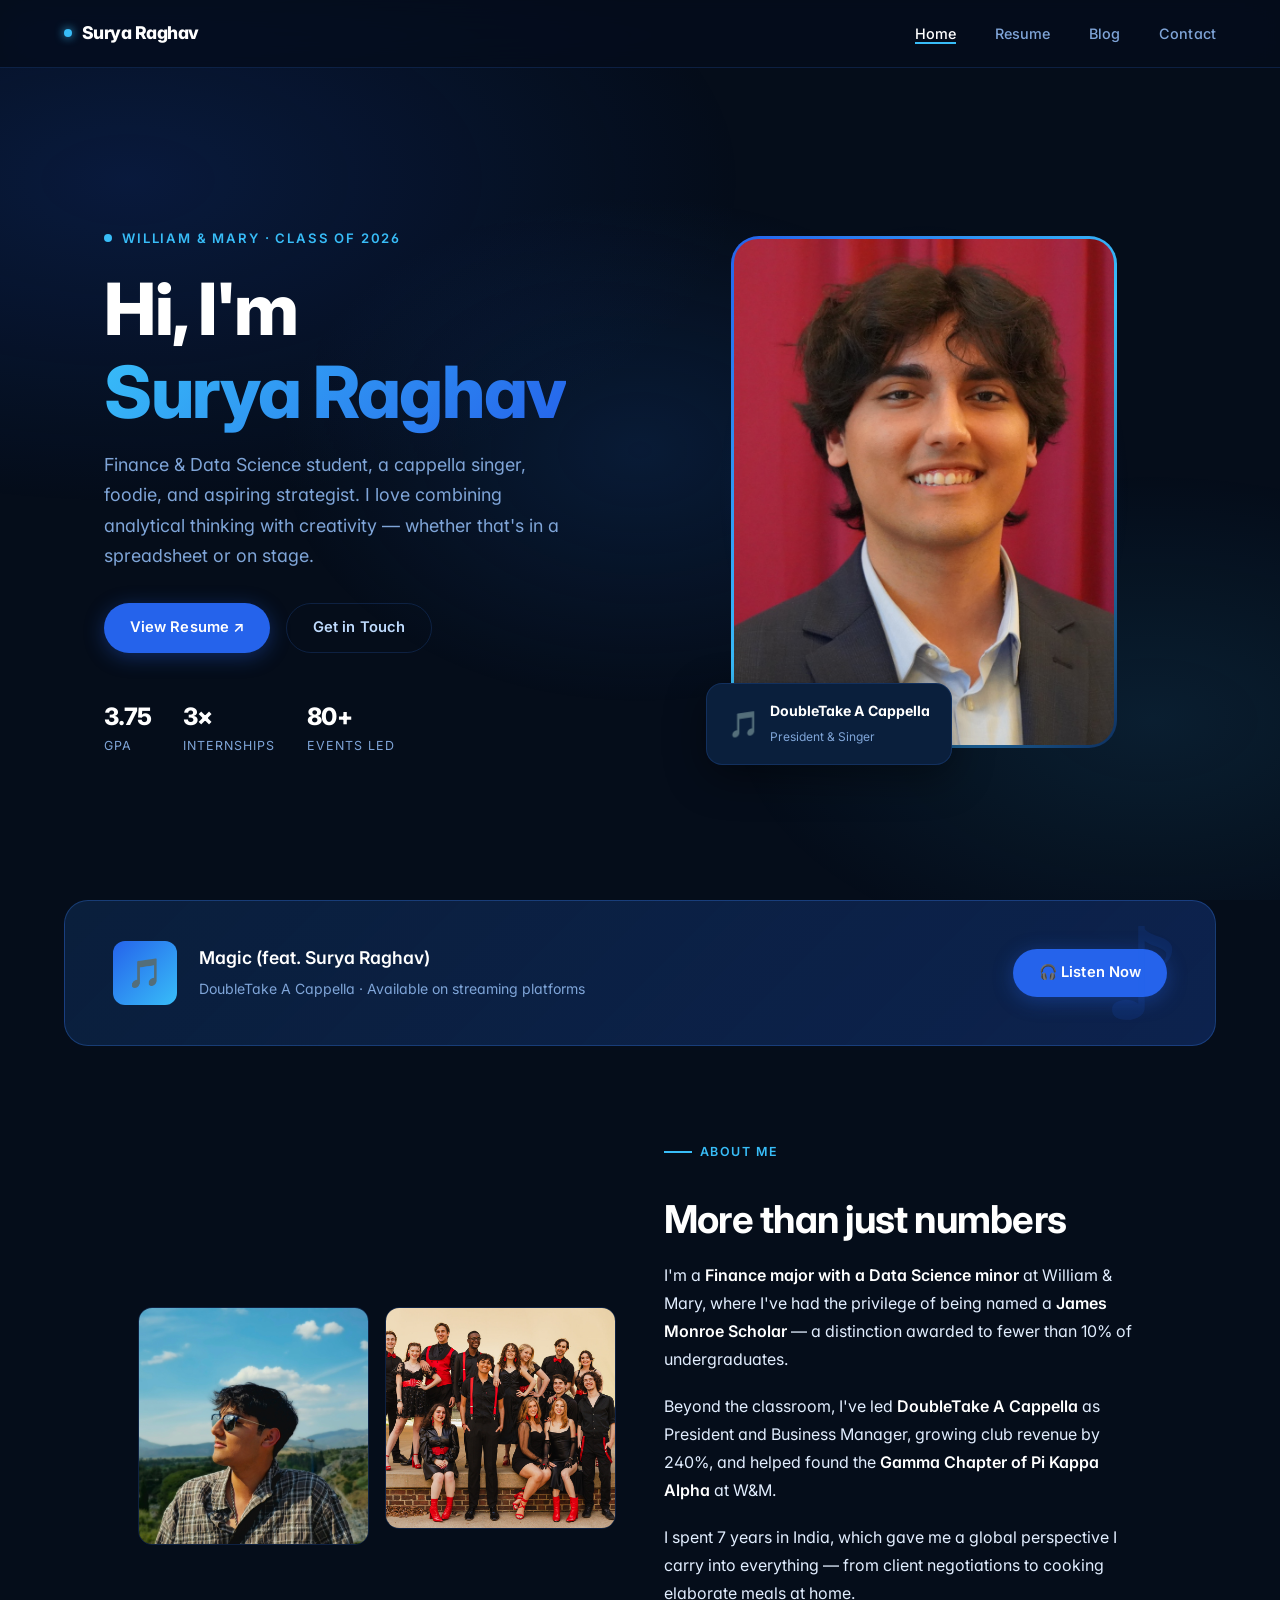
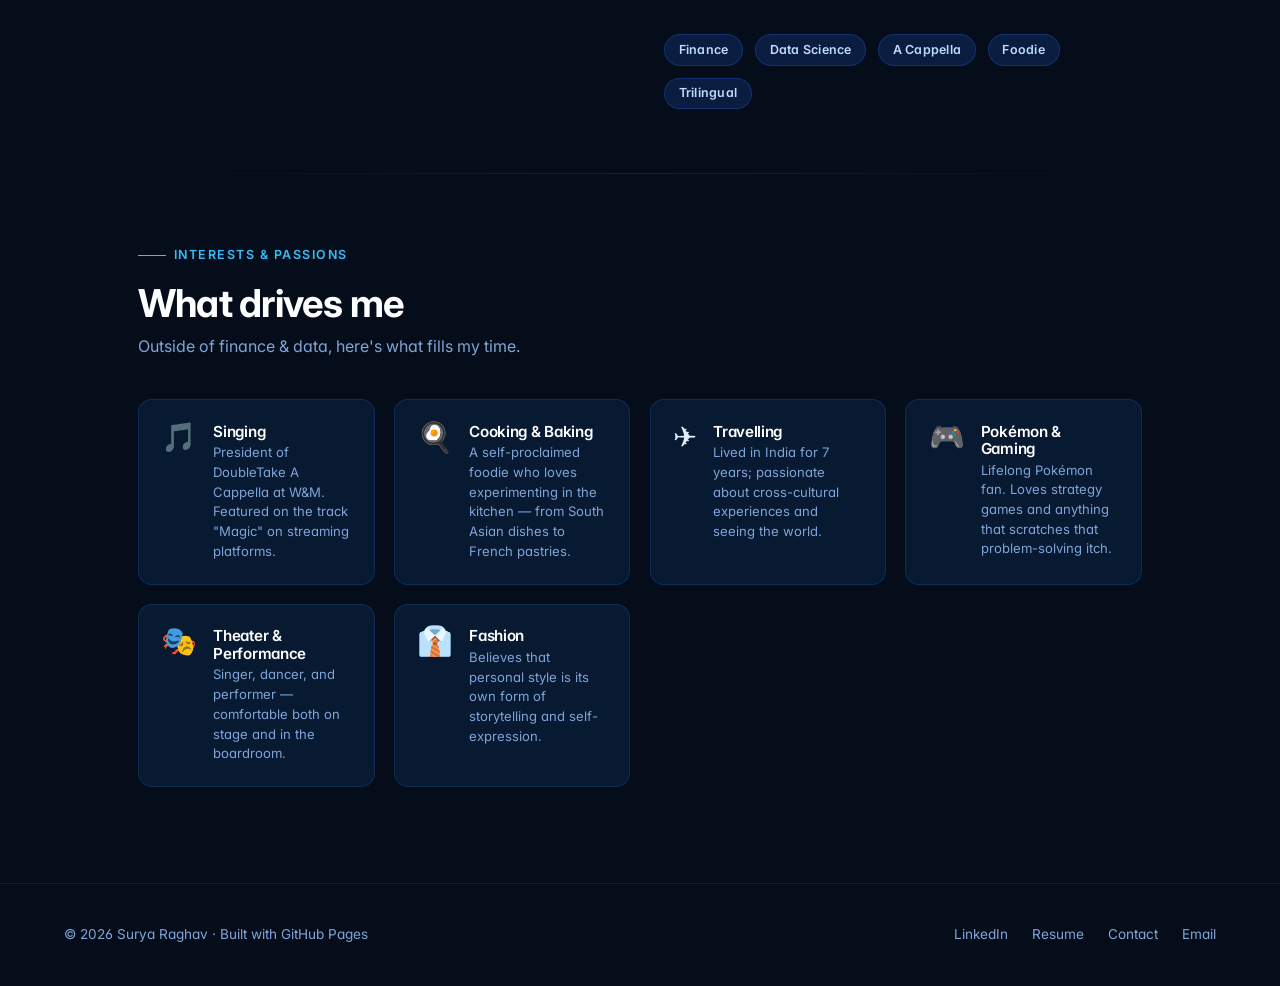
<file: index.html>
<!DOCTYPE html>
<html lang="en">
<head>
  <meta charset="UTF-8" />
  <meta name="viewport" content="width=device-width, initial-scale=1.0" />
  <title>Surya Raghav</title>
  <meta name="description" content="Surya Raghav — Finance & Data Science student at William & Mary, singer, foodie, and aspiring strategist." />
  <link rel="stylesheet" href="assets/css/style.css" />
  <style>
    /* ── HERO ─────────────────────────── */
    .hero {
      min-height: calc(100vh - 68px);
      display: grid;
      grid-template-columns: 1fr 1fr;
      align-items: center;
      gap: 4rem;
      padding: 5rem clamp(1.5rem,5vw,4rem) 4rem;
      max-width: 1200px;
      margin: 0 auto;
    }

    .hero-eyebrow {
      display: flex;
      align-items: center;
      gap: 10px;
      font-size: 0.82rem;
      font-weight: 600;
      letter-spacing: 0.14em;
      text-transform: uppercase;
      color: var(--aqua);
      margin-bottom: 1.2rem;
    }

    .hero-eyebrow .pulse {
      width: 8px; height: 8px;
      border-radius: 50%;
      background: var(--aqua);
      animation: pulse-glow 2s ease-in-out infinite;
    }

    .hero h1 { margin-bottom: 1rem; }

    .hero h1 span {
      background: linear-gradient(135deg, var(--aqua) 0%, var(--cobalt) 100%);
      -webkit-background-clip: text;
      -webkit-text-fill-color: transparent;
      background-clip: text;
    }

    .hero-sub {
      font-size: 1.12rem;
      color: var(--muted);
      margin-bottom: 2rem;
      max-width: 480px;
      line-height: 1.7;
    }

    .hero-cta {
      display: flex;
      gap: 1rem;
      flex-wrap: wrap;
      margin-bottom: 2.8rem;
    }

    .hero-meta {
      display: flex;
      gap: 2rem;
      flex-wrap: wrap;
    }

    .hero-stat {
      display: flex;
      flex-direction: column;
    }

    .hero-stat strong {
      font-size: 1.5rem;
      font-weight: 800;
      color: var(--white);
      letter-spacing: -0.03em;
    }

    .hero-stat span {
      font-size: 0.78rem;
      color: var(--muted);
      text-transform: uppercase;
      letter-spacing: 0.08em;
    }

    /* ── HERO IMAGE ─────────────────── */
    .hero-visual {
      position: relative;
      display: flex;
      justify-content: center;
    }

    .hero-img-wrap {
      position: relative;
      width: min(380px, 100%);
    }

    .hero-img-wrap::before {
      content: '';
      position: absolute;
      inset: -3px;
      border-radius: calc(var(--radius-lg) + 4px);
      background: linear-gradient(135deg, var(--cobalt), var(--aqua), var(--mid));
      z-index: 0;
    }

    .hero-img-wrap::after {
      content: '';
      position: absolute;
      inset: -18px;
      border-radius: 50px;
      background: radial-gradient(ellipse at center, rgba(37,99,235,0.22), transparent 70%);
      z-index: -1;
    }

    .hero-img-wrap img {
      width: 100%;
      aspect-ratio: 3/4;
      object-fit: cover;
      border-radius: var(--radius-lg);
      display: block;
      position: relative;
      z-index: 1;
    }

    /* Floating badge */
    .hero-badge {
      position: absolute;
      bottom: -20px;
      left: -28px;
      background: var(--deep);
      border: 1.5px solid var(--border);
      border-radius: 16px;
      padding: 1rem 1.3rem;
      backdrop-filter: blur(12px);
      z-index: 2;
      display: flex;
      align-items: center;
      gap: 10px;
      box-shadow: 0 12px 40px rgba(0,0,0,0.4);
    }

    .hero-badge .icon {
      font-size: 1.6rem;
    }

    .hero-badge-text strong {
      display: block;
      font-size: 0.88rem;
      font-weight: 700;
      color: var(--white);
    }

    .hero-badge-text span {
      font-size: 0.75rem;
      color: var(--muted);
    }

    /* ── ABOUT SECTION ─────────────── */
    .about-grid {
      display: grid;
      grid-template-columns: 1fr 1fr;
      gap: 3rem;
      align-items: center;
    }

    .about-images {
      display: grid;
      grid-template-columns: 1fr 1fr;
      gap: 1rem;
    }

    .about-img {
      border-radius: var(--radius);
      overflow: hidden;
      border: 1px solid var(--border);
    }

    .about-img img {
      width: 100%;
      height: 220px;
      object-fit: cover;
      display: block;
      transition: transform var(--transition);
    }

    .about-img:hover img { transform: scale(1.04); }

    .about-img.tall {
      grid-row: span 2;
    }

    .about-img.tall img { height: 100%; }

    .about-text { display: flex; flex-direction: column; gap: 1.2rem; }
    .about-text p { font-size: 1rem; line-height: 1.75; }

    /* ── INTERESTS ─────────────────── */
    .interests-grid {
      display: grid;
      grid-template-columns: repeat(auto-fit, minmax(220px, 1fr));
      gap: 1.2rem;
      margin-top: 2.5rem;
    }

    .interest-card {
      display: flex;
      align-items: flex-start;
      gap: 1rem;
      padding: 1.4rem;
      background: var(--glass);
      border: 1px solid var(--border);
      border-radius: var(--radius);
      backdrop-filter: blur(8px);
      transition: all var(--transition);
    }

    .interest-card:hover {
      border-color: rgba(59,130,246,0.4);
      transform: translateY(-3px);
    }

    .interest-icon {
      font-size: 1.8rem;
      flex-shrink: 0;
      line-height: 1;
    }

    .interest-card h3 {
      font-size: 0.95rem;
      margin-bottom: 0.2rem;
    }

    .interest-card p {
      font-size: 0.82rem;
      color: var(--muted);
      line-height: 1.5;
    }

    /* ── MUSIC BANNER ──────────────── */
    .music-banner {
      margin: 0 clamp(1.5rem,5vw,4rem);
      border-radius: var(--radius-lg);
      background: linear-gradient(135deg, var(--deep) 0%, rgba(37,99,235,0.25) 100%);
      border: 1px solid rgba(59,130,246,0.3);
      padding: 2.5rem 3rem;
      display: flex;
      align-items: center;
      justify-content: space-between;
      gap: 2rem;
      flex-wrap: wrap;
      overflow: hidden;
      position: relative;
    }

    .music-banner::before {
      content: '♪';
      position: absolute;
      right: 2rem;
      top: 50%;
      transform: translateY(-50%);
      font-size: 8rem;
      color: rgba(37,99,235,0.12);
      pointer-events: none;
      line-height: 1;
    }

    .music-banner-left { display: flex; align-items: center; gap: 1.4rem; }

    .music-cover {
      width: 64px; height: 64px;
      border-radius: 12px;
      background: linear-gradient(135deg, var(--cobalt), var(--aqua));
      display: flex;
      align-items: center;
      justify-content: center;
      font-size: 1.8rem;
      flex-shrink: 0;
    }

    .music-info strong {
      display: block;
      font-size: 1.1rem;
      color: var(--white);
      margin-bottom: 0.25rem;
    }

    .music-info span { font-size: 0.88rem; color: var(--muted); }

    /* ── RESPONSIVE ─────────────────── */
    @media (max-width: 900px) {
      .hero {
        grid-template-columns: 1fr;
        text-align: center;
        padding-top: 3rem;
      }
      .hero-sub { margin: 0 auto 2rem; }
      .hero-cta { justify-content: center; }
      .hero-meta { justify-content: center; }
      .hero-visual { order: -1; }
      .hero-img-wrap { width: min(280px, 90%); }
      .hero-badge { left: 50%; transform: translateX(-50%); bottom: -28px; white-space: nowrap; }
      .about-grid { grid-template-columns: 1fr; }
      .about-images { order: -1; }
    }

    @media (max-width: 540px) {
      .about-images { grid-template-columns: 1fr; }
      .about-img.tall { grid-row: auto; }
      .about-img.tall img { height: 220px; }
      .music-banner { padding: 2rem 1.5rem; }
    }
  </style>
</head>
<body>

  <!-- NAV -->
  <nav>
    <div class="nav-logo">
      <span class="dot"></span>
      Surya Raghav
    </div>
    <button class="nav-toggle" aria-label="Toggle menu" onclick="document.querySelector('.nav-links').classList.toggle('open')">
      <span></span><span></span><span></span>
    </button>
    <ul class="nav-links">
      <li><a href="index.html" class="active">Home</a></li>
      <li><a href="resume.html">Resume</a></li>
      <li><a href="blog.html">Blog</a></li>
      <li><a href="contact.html">Contact</a></li>
    </ul>
  </nav>

  <main>
    <!-- HERO -->
    <section style="padding:0; position:relative; z-index:1;">
      <div class="hero">
        <div class="hero-content">
          <div class="hero-eyebrow fade-up">
            <span class="pulse"></span>
            William &amp; Mary · Class of 2026
          </div>
          <h1 class="fade-up delay-1">
            Hi, I'm<br/><span>Surya Raghav</span>
          </h1>
          <p class="hero-sub fade-up delay-2">
            Finance &amp; Data Science student, a cappella singer, foodie, and aspiring strategist. I love combining analytical thinking with creativity — whether that's in a spreadsheet or on stage.
          </p>
          <div class="hero-cta fade-up delay-3">
            <a href="resume.html" class="btn btn-primary">View Resume ↗</a>
            <a href="contact.html" class="btn btn-outline">Get in Touch</a>
          </div>
          <div class="hero-meta fade-up delay-4">
            <div class="hero-stat">
              <strong>3.75</strong>
              <span>GPA</span>
            </div>
            <div class="hero-stat">
              <strong>3×</strong>
              <span>Internships</span>
            </div>
            <div class="hero-stat">
              <strong>80+</strong>
              <span>Events Led</span>
            </div>
          </div>
        </div>

        <div class="hero-visual fade-in delay-2">
          <div class="hero-img-wrap">
            <img src="assets/images/headshot.jpeg" alt="Surya Raghav" />
            <div class="hero-badge">
              <span class="icon">🎵</span>
              <div class="hero-badge-text">
                <strong>DoubleTake A Cappella</strong>
                <span>President &amp; Singer</span>
              </div>
            </div>
          </div>
        </div>
      </div>
    </section>

    <!-- MUSIC BANNER -->
    <div class="music-banner fade-up" style="position:relative;z-index:1;">
      <div class="music-banner-left">
        <div class="music-cover">🎵</div>
        <div class="music-info">
          <strong>Magic (feat. Surya Raghav)</strong>
          <span>DoubleTake A Cappella · Available on streaming platforms</span>
        </div>
      </div>
      <!-- UPDATE: Replace href below with the exact Apple Music URL for your track -->
      <a href="https://music.apple.com/us/song/magic-feat-surya-raghav/1775086573" target="_blank" rel="noopener" class="btn btn-primary">
        🎧 Listen Now
      </a>
    </div>

    <!-- ABOUT -->
    <section>
      <div class="container">
        <div class="about-grid">
          <div class="about-images">
            <div class="about-img tall">
              <img src="assets/images/travel.jpeg" alt="Surya travelling" loading="lazy" />
            </div>
            <div class="about-img">
              <img src="assets/images/acappella.jpeg" alt="DoubleTake A Cappella group photo" loading="lazy" />
            </div>
          </div>

          <div class="about-text">
            <span class="section-tag">About Me</span>
            <h2>More than just numbers</h2>
            <p>
              I'm a <strong>Finance major with a Data Science minor</strong> at William &amp; Mary, where I've had the privilege of being named a <strong>James Monroe Scholar</strong> — a distinction awarded to fewer than 10% of undergraduates.
            </p>
            <p>
              Beyond the classroom, I've led <strong>DoubleTake A Cappella</strong> as President and Business Manager, growing club revenue by 240%, and helped found the <strong>Gamma Chapter of Pi Kappa Alpha</strong> at W&amp;M.
            </p>
            <p>
              I spent 7 years in India, which gave me a global perspective I carry into everything — from client negotiations to cooking elaborate meals at home.
            </p>
            <div style="display:flex; gap:0.75rem; flex-wrap:wrap; margin-top:0.5rem;">
              <span class="chip">Finance</span>
              <span class="chip">Data Science</span>
              <span class="chip">A Cappella</span>
              <span class="chip">Foodie</span>
              <span class="chip">Trilingual</span>
            </div>
          </div>
        </div>

        <!-- INTERESTS -->
        <div class="divider"></div>
        <span class="section-tag">Interests &amp; Passions</span>
        <h2 style="margin-bottom:0.5rem;">What drives me</h2>
        <p style="color:var(--muted); max-width:500px; margin-bottom:0">Outside of finance &amp; data, here's what fills my time.</p>

        <div class="interests-grid">
          <div class="interest-card">
            <span class="interest-icon">🎵</span>
            <div>
              <h3>Singing</h3>
              <p>President of DoubleTake A Cappella at W&M. Featured on the track "Magic" on streaming platforms.</p>
            </div>
          </div>
          <div class="interest-card">
            <span class="interest-icon">🍳</span>
            <div>
              <h3>Cooking &amp; Baking</h3>
              <p>A self-proclaimed foodie who loves experimenting in the kitchen — from South Asian dishes to French pastries.</p>
            </div>
          </div>
          <div class="interest-card">
            <span class="interest-icon">✈️</span>
            <div>
              <h3>Travelling</h3>
              <p>Lived in India for 7 years; passionate about cross-cultural experiences and seeing the world.</p>
            </div>
          </div>
          <div class="interest-card">
            <span class="interest-icon">🎮</span>
            <div>
              <h3>Pokémon &amp; Gaming</h3>
              <p>Lifelong Pokémon fan. Loves strategy games and anything that scratches that problem-solving itch.</p>
            </div>
          </div>
          <div class="interest-card">
            <span class="interest-icon">🎭</span>
            <div>
              <h3>Theater &amp; Performance</h3>
              <p>Singer, dancer, and performer — comfortable both on stage and in the boardroom.</p>
            </div>
          </div>
          <div class="interest-card">
            <span class="interest-icon">👔</span>
            <div>
              <h3>Fashion</h3>
              <p>Believes that personal style is its own form of storytelling and self-expression.</p>
            </div>
          </div>
        </div>
      </div>
    </section>
  </main>

  <footer>
    <div>© 2026 Surya Raghav · Built with GitHub Pages</div>
    <div class="footer-links">
      <a href="https://linkedin.com/in/surya-raghav/" target="_blank" rel="noopener">LinkedIn</a>
      <a href="resume.html">Resume</a>
      <a href="contact.html">Contact</a>
      <a href="mailto:suryaraghav101@gmail.com">Email</a>
    </div>
  </footer>

</body>
</html>
</file>
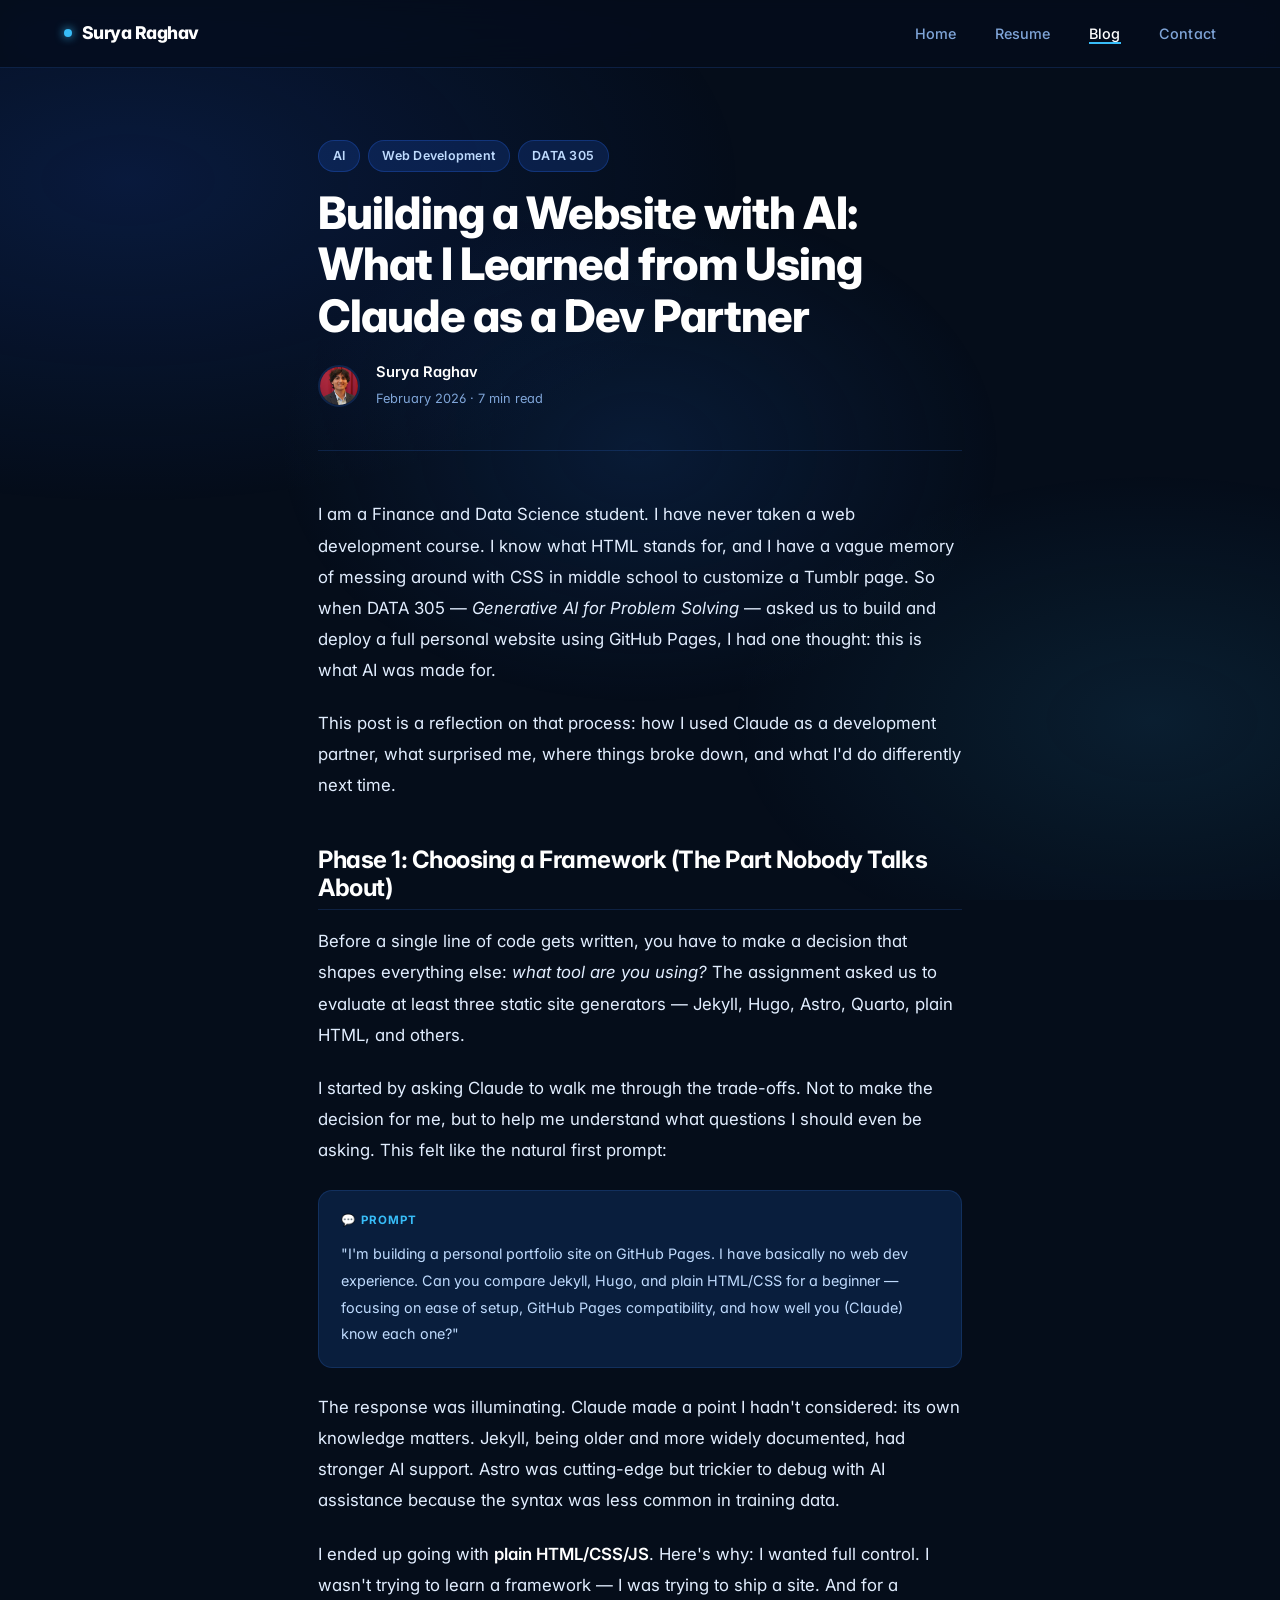
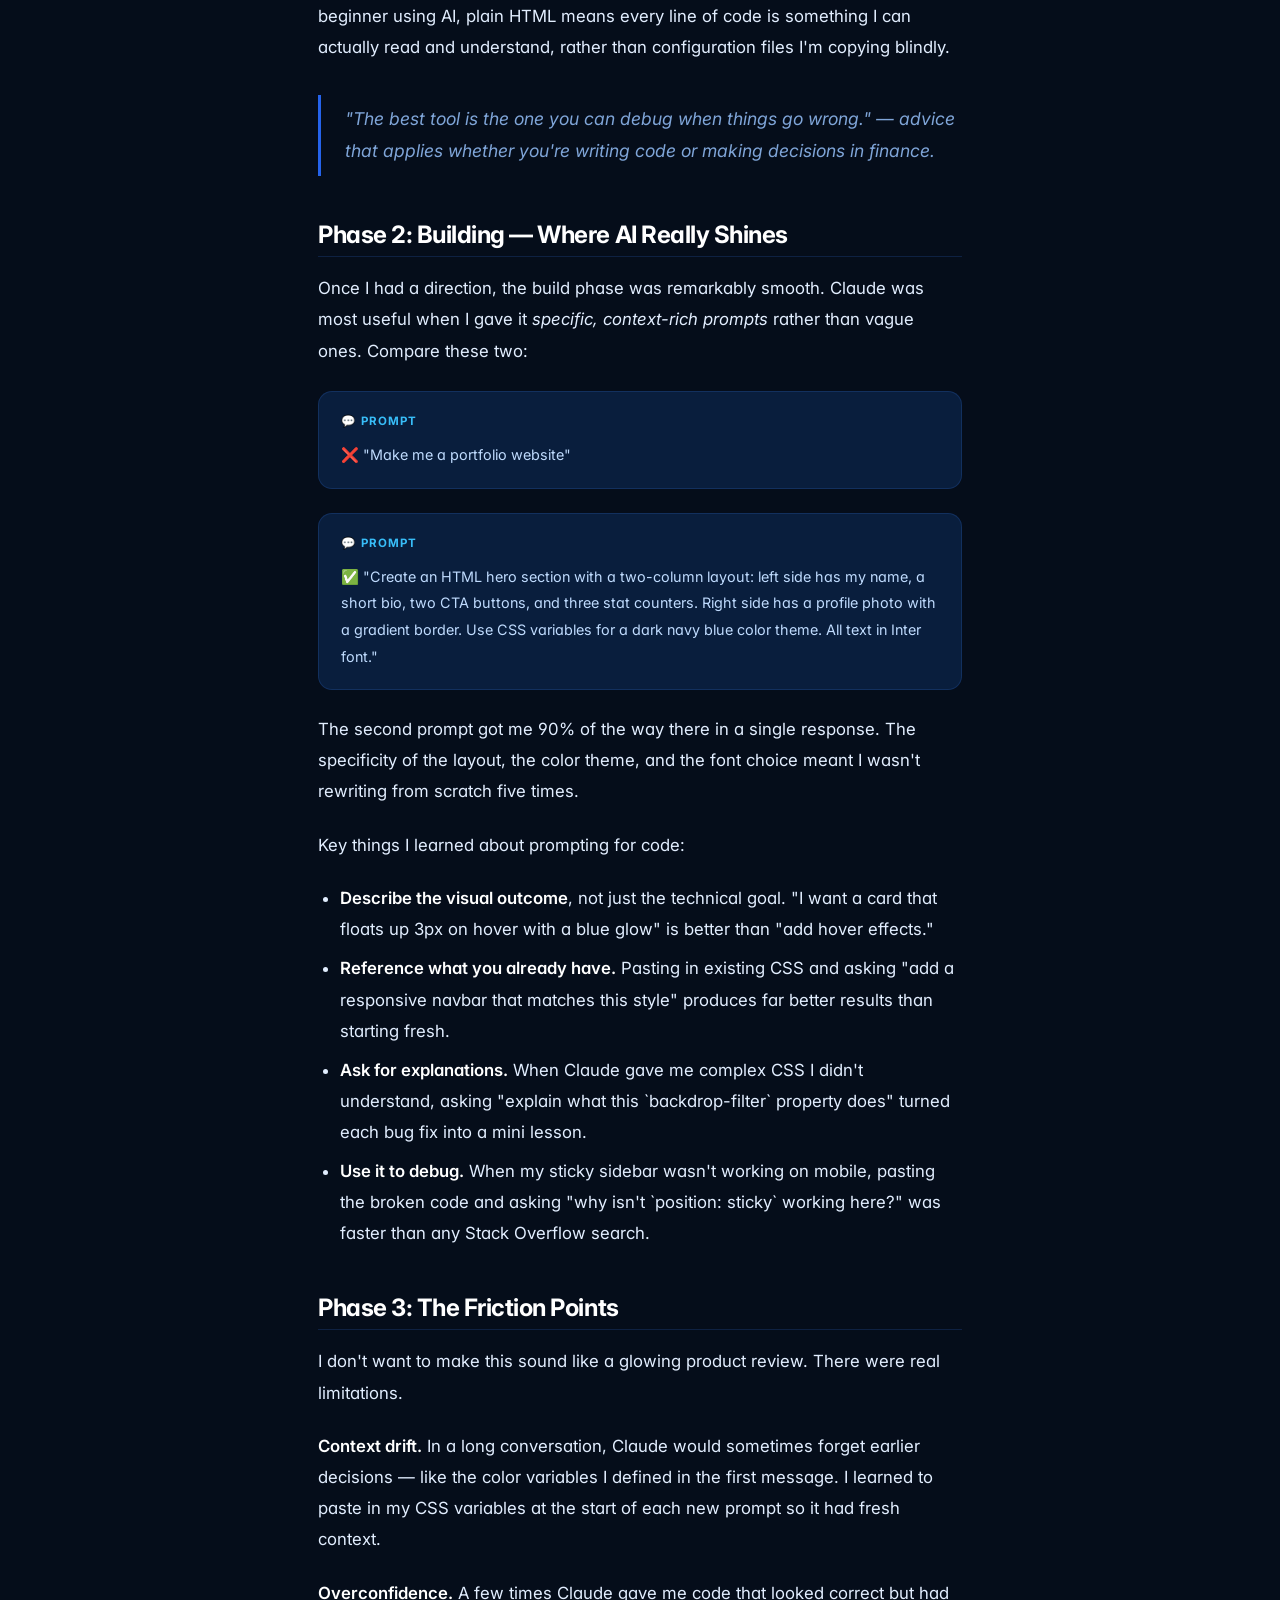
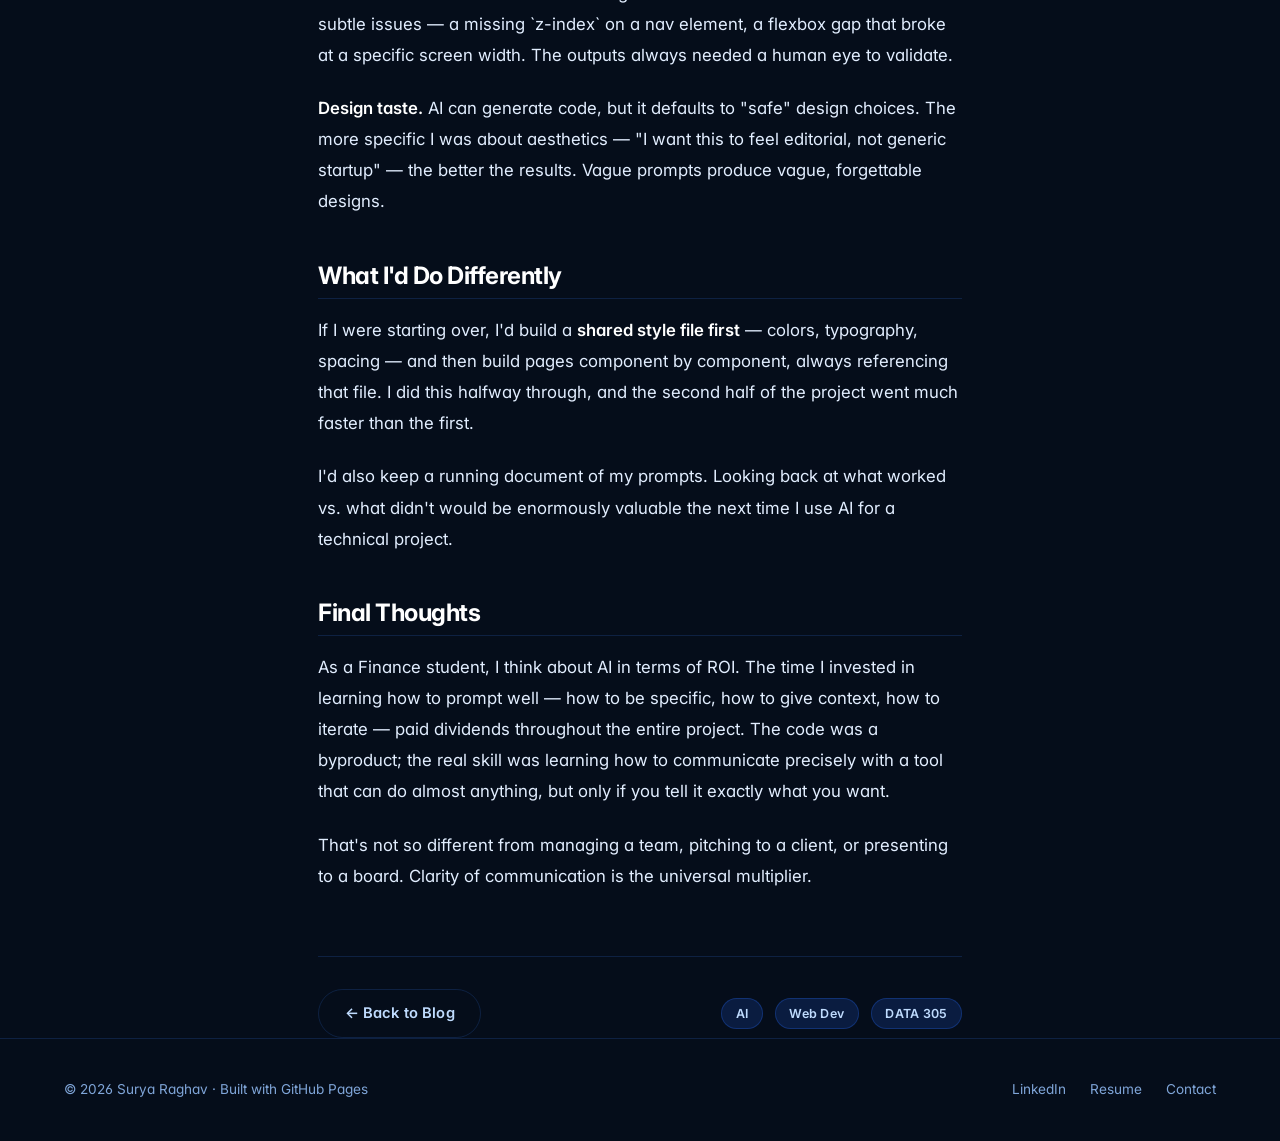
<file: blog-ai-webdev.html>
<!DOCTYPE html>
<html lang="en">
<head>
  <meta charset="UTF-8" />
  <meta name="viewport" content="width=device-width, initial-scale=1.0" />
  <title>Building a Website with AI — Surya Raghav</title>
  <link rel="stylesheet" href="assets/css/style.css" />
  <style>
    .post-wrap {
      max-width: 740px;
      margin: 0 auto;
      padding: 0 clamp(1.5rem, 5vw, 3rem);
    }

    .post-header {
      padding: 4.5rem 0 2.5rem;
      border-bottom: 1px solid var(--border);
      margin-bottom: 3rem;
    }

    .post-header h1 {
      margin: 1rem 0 1.2rem;
      font-size: clamp(1.8rem, 4vw, 2.8rem);
    }

    .post-byline {
      display: flex;
      align-items: center;
      gap: 1rem;
      flex-wrap: wrap;
    }

    .post-avatar {
      width: 42px; height: 42px;
      border-radius: 50%;
      object-fit: cover;
      border: 2px solid var(--border);
    }

    .post-byline-text strong {
      display: block;
      font-size: 0.92rem;
      color: var(--white);
    }

    .post-byline-text span {
      font-size: 0.8rem;
      color: var(--muted);
    }

    .post-body {
      font-size: 1.05rem;
      line-height: 1.85;
    }

    .post-body h2 {
      font-size: 1.5rem;
      margin: 2.8rem 0 1rem;
      color: var(--white);
      padding-bottom: 0.5rem;
      border-bottom: 1px solid var(--border);
    }

    .post-body p { margin-bottom: 1.4rem; }

    .post-body blockquote {
      border-left: 3px solid var(--cobalt);
      padding: 0.5rem 0 0.5rem 1.5rem;
      margin: 2rem 0;
      color: var(--muted);
      font-style: italic;
      font-size: 1.1rem;
    }

    .post-body ul {
      margin: 1rem 0 1.4rem 0;
      padding-left: 1.4rem;
      display: flex;
      flex-direction: column;
      gap: 0.5rem;
    }

    .post-body ul li { color: var(--text); }

    .prompt-box {
      background: rgba(14,48,96,0.5);
      border: 1px solid var(--border);
      border-radius: var(--radius);
      padding: 1.2rem 1.4rem;
      margin: 1.5rem 0;
      font-size: 0.9rem;
      color: var(--pale);
      font-family: var(--font);
      position: relative;
    }

    .prompt-box::before {
      content: '💬 Prompt';
      display: block;
      font-size: 0.72rem;
      font-weight: 700;
      letter-spacing: 0.1em;
      text-transform: uppercase;
      color: var(--aqua);
      margin-bottom: 0.6rem;
    }

    .post-footer {
      margin-top: 4rem;
      padding-top: 2rem;
      border-top: 1px solid var(--border);
      display: flex;
      justify-content: space-between;
      align-items: center;
      flex-wrap: wrap;
      gap: 1rem;
    }
  </style>
</head>
<body>

  <nav>
    <div class="nav-logo">
      <span class="dot"></span>
      Surya Raghav
    </div>
    <button class="nav-toggle" aria-label="Toggle menu" onclick="document.querySelector('.nav-links').classList.toggle('open')">
      <span></span><span></span><span></span>
    </button>
    <ul class="nav-links">
      <li><a href="index.html">Home</a></li>
      <li><a href="resume.html">Resume</a></li>
      <li><a href="blog.html" class="active">Blog</a></li>
      <li><a href="contact.html">Contact</a></li>
    </ul>
  </nav>

  <main>
    <div class="post-wrap">
      <div class="post-header fade-up">
        <div style="display:flex; gap:0.5rem; flex-wrap:wrap; margin-bottom:0.8rem;">
          <span class="chip">AI</span>
          <span class="chip">Web Development</span>
          <span class="chip">DATA 305</span>
        </div>
        <h1>Building a Website with AI: What I Learned from Using Claude as a Dev Partner</h1>
        <div class="post-byline">
          <img src="assets/images/headshot.jpeg" alt="Surya Raghav" class="post-avatar" />
          <div class="post-byline-text">
            <strong>Surya Raghav</strong>
            <span>February 2026 · 7 min read</span>
          </div>
        </div>
      </div>

      <div class="post-body fade-up delay-1">

        <p>
          I am a Finance and Data Science student. I have never taken a web development course. I know what HTML stands for, and I have a vague memory of messing around with CSS in middle school to customize a Tumblr page. So when DATA 305 — <em>Generative AI for Problem Solving</em> — asked us to build and deploy a full personal website using GitHub Pages, I had one thought: this is what AI was made for.
        </p>

        <p>
          This post is a reflection on that process: how I used Claude as a development partner, what surprised me, where things broke down, and what I'd do differently next time.
        </p>

        <h2>Phase 1: Choosing a Framework (The Part Nobody Talks About)</h2>

        <p>
          Before a single line of code gets written, you have to make a decision that shapes everything else: <em>what tool are you using?</em> The assignment asked us to evaluate at least three static site generators — Jekyll, Hugo, Astro, Quarto, plain HTML, and others.
        </p>

        <p>
          I started by asking Claude to walk me through the trade-offs. Not to make the decision for me, but to help me understand what questions I should even be asking. This felt like the natural first prompt:
        </p>

        <div class="prompt-box">
          "I'm building a personal portfolio site on GitHub Pages. I have basically no web dev experience. Can you compare Jekyll, Hugo, and plain HTML/CSS for a beginner — focusing on ease of setup, GitHub Pages compatibility, and how well you (Claude) know each one?"
        </div>

        <p>
          The response was illuminating. Claude made a point I hadn't considered: its own knowledge matters. Jekyll, being older and more widely documented, had stronger AI support. Astro was cutting-edge but trickier to debug with AI assistance because the syntax was less common in training data.
        </p>

        <p>
          I ended up going with <strong>plain HTML/CSS/JS</strong>. Here's why: I wanted full control. I wasn't trying to learn a framework — I was trying to ship a site. And for a beginner using AI, plain HTML means every line of code is something I can actually read and understand, rather than configuration files I'm copying blindly.
        </p>

        <blockquote>
          "The best tool is the one you can debug when things go wrong." — advice that applies whether you're writing code or making decisions in finance.
        </blockquote>

        <h2>Phase 2: Building — Where AI Really Shines</h2>

        <p>
          Once I had a direction, the build phase was remarkably smooth. Claude was most useful when I gave it <em>specific, context-rich prompts</em> rather than vague ones. Compare these two:
        </p>

        <div class="prompt-box">
          ❌ "Make me a portfolio website"
        </div>

        <div class="prompt-box">
          ✅ "Create an HTML hero section with a two-column layout: left side has my name, a short bio, two CTA buttons, and three stat counters. Right side has a profile photo with a gradient border. Use CSS variables for a dark navy blue color theme. All text in Inter font."
        </div>

        <p>
          The second prompt got me 90% of the way there in a single response. The specificity of the layout, the color theme, and the font choice meant I wasn't rewriting from scratch five times.
        </p>

        <p>Key things I learned about prompting for code:</p>
        <ul>
          <li><strong>Describe the visual outcome</strong>, not just the technical goal. "I want a card that floats up 3px on hover with a blue glow" is better than "add hover effects."</li>
          <li><strong>Reference what you already have.</strong> Pasting in existing CSS and asking "add a responsive navbar that matches this style" produces far better results than starting fresh.</li>
          <li><strong>Ask for explanations.</strong> When Claude gave me complex CSS I didn't understand, asking "explain what this `backdrop-filter` property does" turned each bug fix into a mini lesson.</li>
          <li><strong>Use it to debug.</strong> When my sticky sidebar wasn't working on mobile, pasting the broken code and asking "why isn't `position: sticky` working here?" was faster than any Stack Overflow search.</li>
        </ul>

        <h2>Phase 3: The Friction Points</h2>

        <p>
          I don't want to make this sound like a glowing product review. There were real limitations.
        </p>

        <p>
          <strong>Context drift.</strong> In a long conversation, Claude would sometimes forget earlier decisions — like the color variables I defined in the first message. I learned to paste in my CSS variables at the start of each new prompt so it had fresh context.
        </p>

        <p>
          <strong>Overconfidence.</strong> A few times Claude gave me code that looked correct but had subtle issues — a missing `z-index` on a nav element, a flexbox gap that broke at a specific screen width. The outputs always needed a human eye to validate.
        </p>

        <p>
          <strong>Design taste.</strong> AI can generate code, but it defaults to "safe" design choices. The more specific I was about aesthetics — "I want this to feel editorial, not generic startup" — the better the results. Vague prompts produce vague, forgettable designs.
        </p>

        <h2>What I'd Do Differently</h2>

        <p>
          If I were starting over, I'd build a <strong>shared style file first</strong> — colors, typography, spacing — and then build pages component by component, always referencing that file. I did this halfway through, and the second half of the project went much faster than the first.
        </p>

        <p>
          I'd also keep a running document of my prompts. Looking back at what worked vs. what didn't would be enormously valuable the next time I use AI for a technical project.
        </p>

        <h2>Final Thoughts</h2>

        <p>
          As a Finance student, I think about AI in terms of ROI. The time I invested in learning how to prompt well — how to be specific, how to give context, how to iterate — paid dividends throughout the entire project. The code was a byproduct; the real skill was learning how to communicate precisely with a tool that can do almost anything, but only if you tell it exactly what you want.
        </p>

        <p>
          That's not so different from managing a team, pitching to a client, or presenting to a board. Clarity of communication is the universal multiplier.
        </p>

      </div>

      <div class="post-footer fade-up">
        <a href="blog.html" class="btn btn-outline">← Back to Blog</a>
        <div style="display:flex; gap:0.75rem;">
          <span class="chip">AI</span>
          <span class="chip">Web Dev</span>
          <span class="chip">DATA 305</span>
        </div>
      </div>
    </div>
  </main>

  <footer>
    <div>© 2026 Surya Raghav · Built with GitHub Pages</div>
    <div class="footer-links">
      <a href="https://linkedin.com/in/surya-raghav/" target="_blank" rel="noopener">LinkedIn</a>
      <a href="resume.html">Resume</a>
      <a href="contact.html">Contact</a>
    </div>
  </footer>

</body>
</html>
</file>
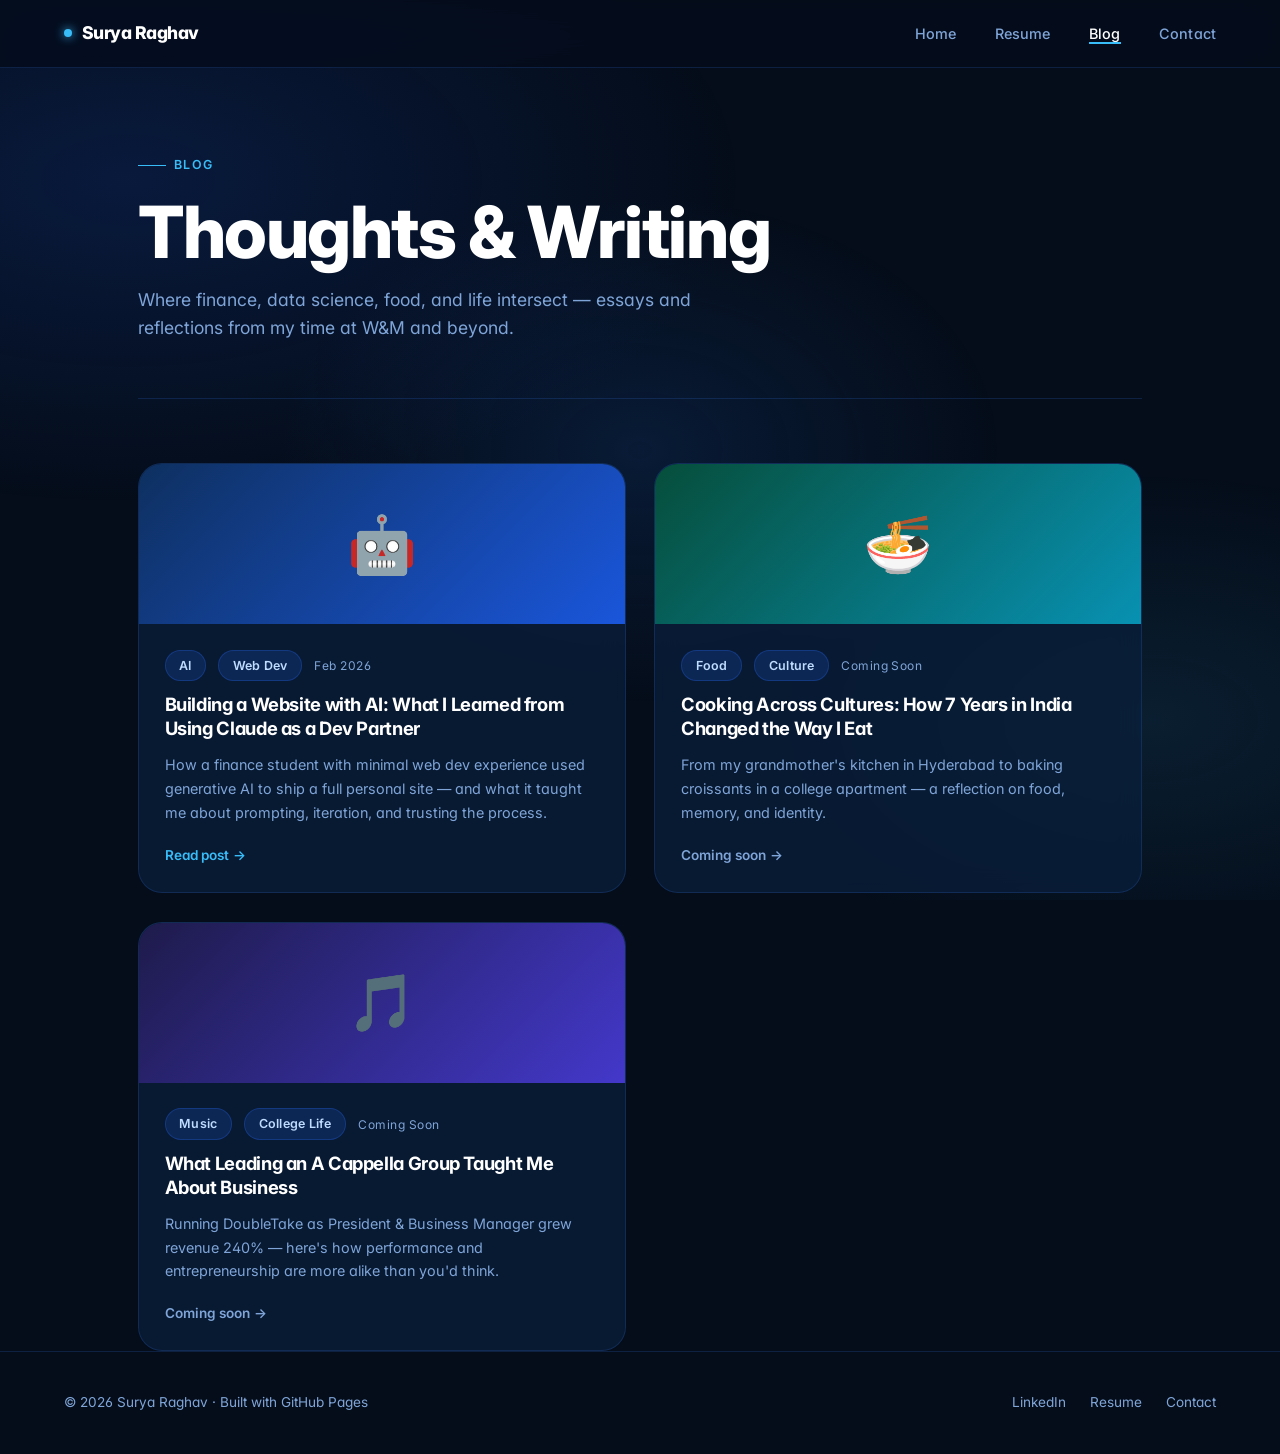
<file: blog.html>
<!DOCTYPE html>
<html lang="en">
<head>
  <meta charset="UTF-8" />
  <meta name="viewport" content="width=device-width, initial-scale=1.0" />
  <title>Blog — Surya Raghav</title>
  <link rel="stylesheet" href="assets/css/style.css" />
  <style>
    .blog-grid {
      display: grid;
      grid-template-columns: repeat(auto-fill, minmax(320px, 1fr));
      gap: 1.8rem;
      margin-top: 2.5rem;
    }

    .blog-card {
      background: var(--glass);
      border: 1px solid var(--border);
      border-radius: var(--radius-lg);
      overflow: hidden;
      backdrop-filter: blur(12px);
      transition: all var(--transition);
      display: flex;
      flex-direction: column;
    }

    .blog-card:hover {
      border-color: rgba(59,130,246,0.45);
      box-shadow: 0 12px 48px rgba(26,86,219,0.22);
      transform: translateY(-5px);
    }

    .blog-card-banner {
      height: 160px;
      display: flex;
      align-items: center;
      justify-content: center;
      font-size: 3.5rem;
      position: relative;
      overflow: hidden;
    }

    .blog-card-banner.blue   { background: linear-gradient(135deg, #0e3060 0%, #1a56db 100%); }
    .blog-card-banner.teal   { background: linear-gradient(135deg, #064e3b 0%, #0891b2 100%); }
    .blog-card-banner.purple { background: linear-gradient(135deg, #1e1b4b 0%, #4338ca 100%); }

    .blog-card-body {
      padding: 1.6rem;
      display: flex;
      flex-direction: column;
      gap: 0.75rem;
      flex: 1;
    }

    .blog-meta {
      display: flex;
      align-items: center;
      gap: 0.75rem;
      flex-wrap: wrap;
    }

    .blog-date {
      font-size: 0.75rem;
      color: var(--muted);
      letter-spacing: 0.04em;
    }

    .blog-card h3 {
      font-size: 1.15rem;
      font-weight: 700;
      color: var(--white);
      line-height: 1.3;
    }

    .blog-card p {
      font-size: 0.9rem;
      color: var(--muted);
      line-height: 1.65;
      flex: 1;
    }

    .blog-card .read-more {
      font-size: 0.85rem;
      font-weight: 600;
      color: var(--aqua);
      display: flex;
      align-items: center;
      gap: 4px;
      margin-top: 0.5rem;
    }

    .blog-card .read-more:hover {
      color: var(--white);
    }

    .blog-card .read-more::after {
      content: '→';
      transition: transform var(--transition);
    }

    .blog-card:hover .read-more::after {
      transform: translateX(4px);
    }
  </style>
</head>
<body>

  <nav>
    <div class="nav-logo">
      <span class="dot"></span>
      Surya Raghav
    </div>
    <button class="nav-toggle" aria-label="Toggle menu" onclick="document.querySelector('.nav-links').classList.toggle('open')">
      <span></span><span></span><span></span>
    </button>
    <ul class="nav-links">
      <li><a href="index.html">Home</a></li>
      <li><a href="resume.html">Resume</a></li>
      <li><a href="blog.html" class="active">Blog</a></li>
      <li><a href="contact.html">Contact</a></li>
    </ul>
  </nav>

  <main>
    <div class="container">
      <div class="page-hero fade-up">
        <span class="section-tag">Blog</span>
        <h1>Thoughts &amp; Writing</h1>
        <p>Where finance, data science, food, and life intersect — essays and reflections from my time at W&amp;M and beyond.</p>
      </div>

      <div class="blog-grid">
        <!-- POST 1 -->
        <a href="blog-ai-webdev.html" style="text-decoration:none;">
          <article class="blog-card fade-up">
            <div class="blog-card-banner blue">🤖</div>
            <div class="blog-card-body">
              <div class="blog-meta">
                <span class="chip">AI</span>
                <span class="chip">Web Dev</span>
                <span class="blog-date">Feb 2026</span>
              </div>
              <h3>Building a Website with AI: What I Learned from Using Claude as a Dev Partner</h3>
              <p>How a finance student with minimal web dev experience used generative AI to ship a full personal site — and what it taught me about prompting, iteration, and trusting the process.</p>
              <span class="read-more">Read post </span>
            </div>
          </article>
        </a>

        <!-- POST 2 -->
        <article class="blog-card fade-up delay-1">
          <div class="blog-card-banner teal">🍜</div>
          <div class="blog-card-body">
            <div class="blog-meta">
              <span class="chip">Food</span>
              <span class="chip">Culture</span>
              <span class="blog-date">Coming Soon</span>
            </div>
            <h3>Cooking Across Cultures: How 7 Years in India Changed the Way I Eat</h3>
            <p>From my grandmother's kitchen in Hyderabad to baking croissants in a college apartment — a reflection on food, memory, and identity.</p>
            <span class="read-more" style="color:var(--muted); cursor:default;">Coming soon</span>
          </div>
        </article>

        <!-- POST 3 -->
        <article class="blog-card fade-up delay-2">
          <div class="blog-card-banner purple">🎵</div>
          <div class="blog-card-body">
            <div class="blog-meta">
              <span class="chip">Music</span>
              <span class="chip">College Life</span>
              <span class="blog-date">Coming Soon</span>
            </div>
            <h3>What Leading an A Cappella Group Taught Me About Business</h3>
            <p>Running DoubleTake as President &amp; Business Manager grew revenue 240% — here's how performance and entrepreneurship are more alike than you'd think.</p>
            <span class="read-more" style="color:var(--muted); cursor:default;">Coming soon</span>
          </div>
        </article>
      </div>
    </div>
  </main>

  <footer>
    <div>© 2026 Surya Raghav · Built with GitHub Pages</div>
    <div class="footer-links">
      <a href="https://linkedin.com/in/surya-raghav/" target="_blank" rel="noopener">LinkedIn</a>
      <a href="resume.html">Resume</a>
      <a href="contact.html">Contact</a>
    </div>
  </footer>

</body>
</html>
</file>
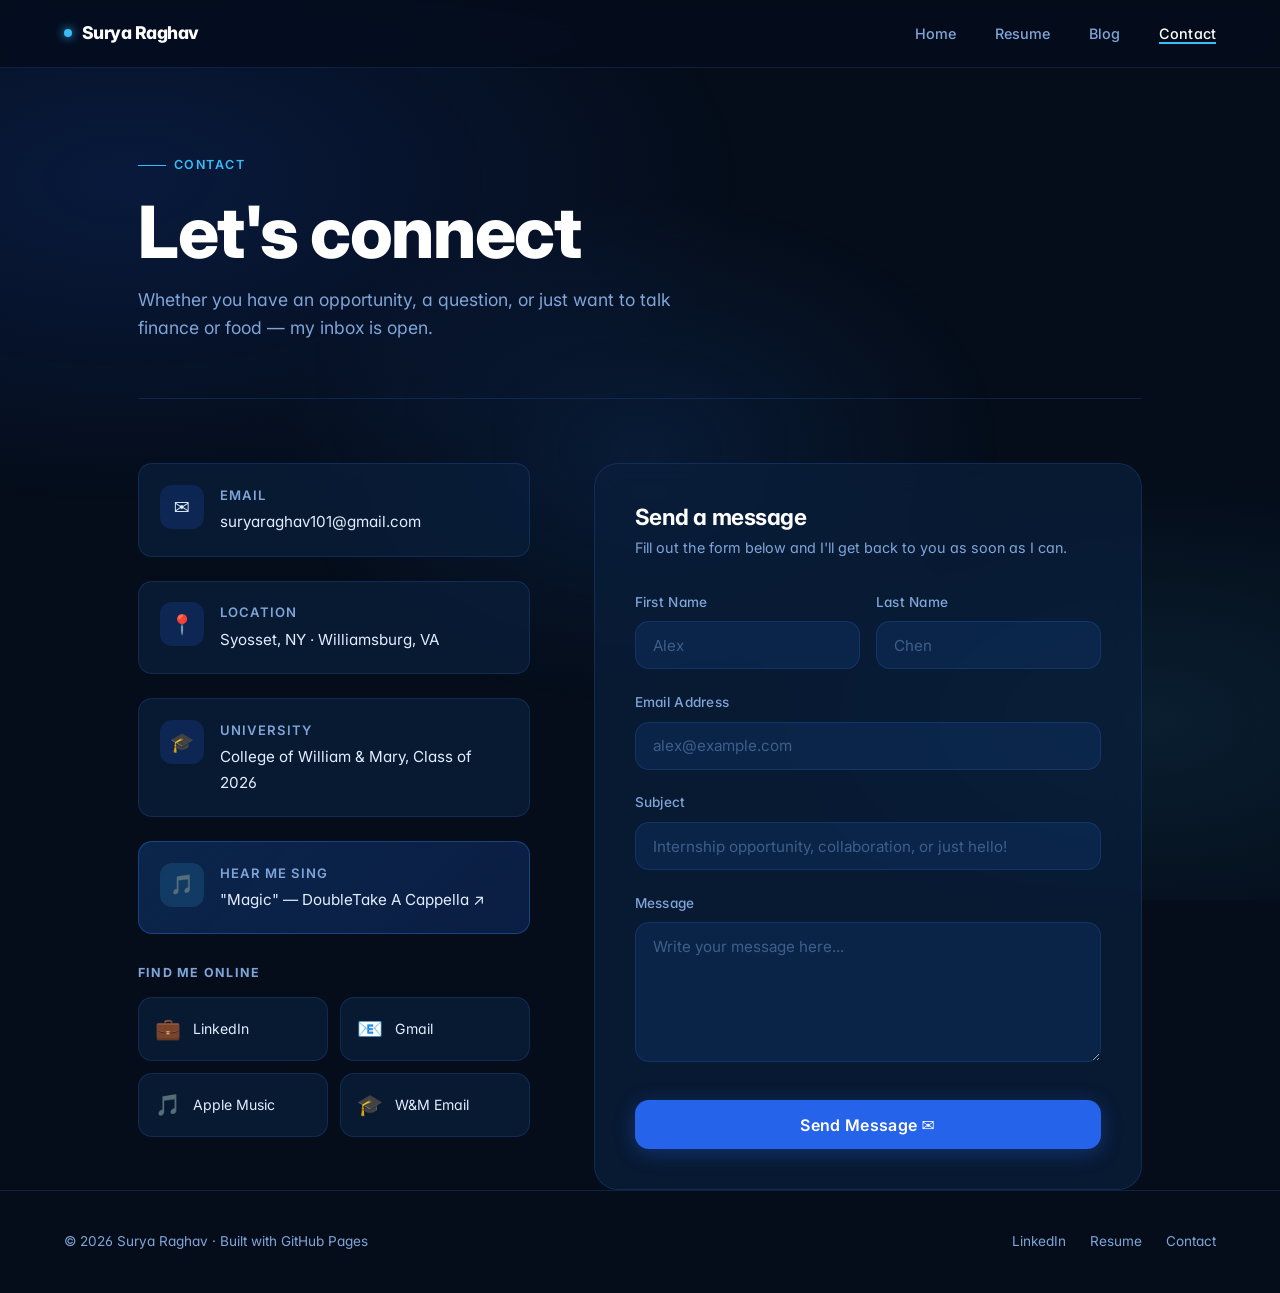
<file: contact.html>
<!DOCTYPE html>
<html lang="en">
<head>
  <meta charset="UTF-8" />
  <meta name="viewport" content="width=device-width, initial-scale=1.0" />
  <title>Contact — Surya Raghav</title>
  <link rel="stylesheet" href="assets/css/style.css" />
  <style>
    .contact-layout {
      display: grid;
      grid-template-columns: 1fr 1.4fr;
      gap: 4rem;
      align-items: start;
    }

    /* ── LEFT PANEL ─────────────────── */
    .contact-info { display: flex; flex-direction: column; gap: 1.5rem; }

    .contact-info p {
      font-size: 1.05rem;
      line-height: 1.75;
      color: var(--muted);
    }

    .info-block {
      display: flex;
      align-items: flex-start;
      gap: 1rem;
      padding: 1.3rem;
      background: var(--glass);
      border: 1px solid var(--border);
      border-radius: var(--radius);
      backdrop-filter: blur(8px);
      transition: border-color var(--transition);
    }

    .info-block:hover {
      border-color: rgba(59,130,246,0.4);
    }

    .info-icon {
      width: 44px; height: 44px;
      border-radius: 12px;
      background: rgba(37,99,235,0.18);
      display: flex;
      align-items: center;
      justify-content: center;
      font-size: 1.2rem;
      flex-shrink: 0;
    }

    .info-content strong {
      display: block;
      font-size: 0.82rem;
      font-weight: 600;
      color: var(--muted);
      text-transform: uppercase;
      letter-spacing: 0.08em;
      margin-bottom: 0.2rem;
    }

    .info-content a,
    .info-content span {
      font-size: 0.95rem;
      color: var(--text);
    }

    .info-content a:hover { color: var(--aqua); }

    /* ── SOCIAL ──────────────────────── */
    .connect-section { margin-top: 0.5rem; }
    .connect-section h3 {
      font-size: 0.78rem;
      font-weight: 700;
      letter-spacing: 0.1em;
      text-transform: uppercase;
      color: var(--muted);
      margin-bottom: 1rem;
    }

    .social-grid {
      display: grid;
      grid-template-columns: 1fr 1fr;
      gap: 0.75rem;
    }

    .social-card {
      display: flex;
      align-items: center;
      gap: 0.75rem;
      padding: 0.9rem 1rem;
      background: var(--glass);
      border: 1px solid var(--border);
      border-radius: var(--radius);
      font-size: 0.88rem;
      color: var(--text);
      transition: all var(--transition);
      backdrop-filter: blur(8px);
    }

    .social-card:hover {
      border-color: rgba(59,130,246,0.45);
      color: var(--white);
      transform: translateY(-2px);
    }

    .social-card .sc-icon {
      font-size: 1.3rem;
    }

    /* ── FORM ────────────────────────── */
    .contact-form-wrap {
      background: var(--glass);
      border: 1px solid var(--border);
      border-radius: var(--radius-lg);
      padding: 2.5rem;
      backdrop-filter: blur(14px);
    }

    .contact-form-wrap h2 {
      font-size: 1.4rem;
      margin-bottom: 0.4rem;
    }

    .contact-form-wrap > p {
      color: var(--muted);
      font-size: 0.9rem;
      margin-bottom: 2rem;
    }

    .form-row {
      display: grid;
      grid-template-columns: 1fr 1fr;
      gap: 1rem;
    }

    .submit-btn {
      width: 100%;
      padding: 0.9rem;
      margin-top: 0.5rem;
      background: var(--cobalt);
      color: var(--white);
      border: none;
      border-radius: var(--radius);
      font-family: var(--font);
      font-size: 1rem;
      font-weight: 600;
      cursor: pointer;
      transition: all var(--transition);
      box-shadow: 0 4px 20px var(--glow);
      letter-spacing: 0.02em;
    }

    .submit-btn:hover {
      background: var(--sky);
      box-shadow: 0 6px 28px rgba(37,99,235,0.5);
      transform: translateY(-2px);
    }

    .success-msg {
      display: none;
      text-align: center;
      padding: 3rem 1rem;
    }

    .success-msg .check {
      font-size: 3rem;
      margin-bottom: 1rem;
    }

    .success-msg h3 { margin-bottom: 0.5rem; }
    .success-msg p { color: var(--muted); }

    /* ── RESPONSIVE ──────────────────── */
    @media (max-width: 840px) {
      .contact-layout { grid-template-columns: 1fr; gap: 2.5rem; }
    }

    @media (max-width: 480px) {
      .form-row { grid-template-columns: 1fr; }
      .social-grid { grid-template-columns: 1fr; }
    }
  </style>
</head>
<body>

  <nav>
    <div class="nav-logo">
      <span class="dot"></span>
      Surya Raghav
    </div>
    <button class="nav-toggle" aria-label="Toggle menu" onclick="document.querySelector('.nav-links').classList.toggle('open')">
      <span></span><span></span><span></span>
    </button>
    <ul class="nav-links">
      <li><a href="index.html">Home</a></li>
      <li><a href="resume.html">Resume</a></li>
      <li><a href="blog.html">Blog</a></li>
      <li><a href="contact.html" class="active">Contact</a></li>
    </ul>
  </nav>

  <main>
    <div class="container">
      <div class="page-hero fade-up">
        <span class="section-tag">Contact</span>
        <h1>Let's connect</h1>
        <p>Whether you have an opportunity, a question, or just want to talk finance or food — my inbox is open.</p>
      </div>

      <div class="contact-layout">

        <!-- LEFT: INFO -->
        <div class="contact-info fade-up delay-1">
          <div class="info-block">
            <div class="info-icon">✉️</div>
            <div class="info-content">
              <strong>Email</strong>
              <a href="mailto:suryaraghav101@gmail.com">suryaraghav101@gmail.com</a>
            </div>
          </div>

          <div class="info-block">
            <div class="info-icon">📍</div>
            <div class="info-content">
              <strong>Location</strong>
              <span>Syosset, NY · Williamsburg, VA</span>
            </div>
          </div>

          <div class="info-block">
            <div class="info-icon">🎓</div>
            <div class="info-content">
              <strong>University</strong>
              <span>College of William &amp; Mary, Class of 2026</span>
            </div>
          </div>

          <!-- MUSIC LINK -->
          <div class="info-block" style="background:linear-gradient(135deg,rgba(14,48,96,0.7),rgba(37,99,235,0.2)); border-color:rgba(59,130,246,0.35);">
            <div class="info-icon" style="background:rgba(56,189,248,0.15);">🎵</div>
            <div class="info-content">
              <strong>Hear me sing</strong>
              <!-- UPDATE: Replace href with exact Apple Music URL for your track -->
              <a href="https://music.apple.com/us/search?term=doubletake+acappella+magic" target="_blank" rel="noopener">
                "Magic" — DoubleTake A Cappella ↗
              </a>
            </div>
          </div>

          <!-- SOCIAL LINKS -->
          <div class="connect-section">
            <h3>Find me online</h3>
            <div class="social-grid">
              <a href="https://linkedin.com/in/surya-raghav/" target="_blank" rel="noopener" class="social-card">
                <span class="sc-icon">💼</span>
                <span>LinkedIn</span>
              </a>
              <a href="mailto:suryaraghav101@gmail.com" class="social-card">
                <span class="sc-icon">📧</span>
                <span>Gmail</span>
              </a>
              <!-- UPDATE: Replace href with exact Apple Music URL for your track -->
              <a href="https://music.apple.com/us/search?term=doubletake+acappella+magic" target="_blank" rel="noopener" class="social-card">
                <span class="sc-icon">🎵</span>
                <span>Apple Music</span>
              </a>
              <a href="mailto:sraghav@wm.edu" class="social-card">
                <span class="sc-icon">🎓</span>
                <span>W&amp;M Email</span>
              </a>
            </div>
          </div>
        </div>

        <!-- RIGHT: FORM -->
        <div class="contact-form-wrap fade-up delay-2">
          <h2>Send a message</h2>
          <p>Fill out the form below and I'll get back to you as soon as I can.</p>

          <!--
            Using Formspree for email delivery on static sites.
            TO ACTIVATE: Sign up at formspree.io, create a form,
            and replace "YOUR_FORM_ID" in the action URL below.
            Free tier sends emails directly to suryaraghav101@gmail.com.
          -->
          <form
            id="contact-form"
            action="https://formspree.io/f/mreygjra"
            method="POST"
            onsubmit="handleSubmit(event)"
          >
            <input type="hidden" name="_replyto" value="suryaraghav101@gmail.com" />

            <div class="form-row">
              <div class="form-group">
                <label for="first-name">First Name</label>
                <input type="text" id="first-name" name="first_name" placeholder="Alex" required />
              </div>
              <div class="form-group">
                <label for="last-name">Last Name</label>
                <input type="text" id="last-name" name="last_name" placeholder="Chen" required />
              </div>
            </div>

            <div class="form-group">
              <label for="email">Email Address</label>
              <input type="email" id="email" name="email" placeholder="alex@example.com" required />
            </div>

            <div class="form-group">
              <label for="subject">Subject</label>
              <input type="text" id="subject" name="subject" placeholder="Internship opportunity, collaboration, or just hello!" />
            </div>

            <div class="form-group">
              <label for="message">Message</label>
              <textarea id="message" name="message" placeholder="Write your message here..." required></textarea>
            </div>

            <button type="submit" class="submit-btn">Send Message ✉️</button>
          </form>

          <div class="success-msg" id="success-msg">
            <div class="check">✅</div>
            <h3>Message sent!</h3>
            <p>Thanks for reaching out. I'll reply to your email soon.</p>
          </div>
        </div>

      </div>
    </div>
  </main>

  <footer>
    <div>© 2026 Surya Raghav · Built with GitHub Pages</div>
    <div class="footer-links">
      <a href="https://linkedin.com/in/surya-raghav/" target="_blank" rel="noopener">LinkedIn</a>
      <a href="resume.html">Resume</a>
      <a href="contact.html">Contact</a>
    </div>
  </footer>

  <script>
    async function handleSubmit(e) {
      e.preventDefault();
      const form = document.getElementById('contact-form');
      const successMsg = document.getElementById('success-msg');

      // If Formspree is configured, submit via fetch
      const action = form.getAttribute('action');
      if (action.includes('YOUR_FORM_ID')) {
        // Fallback: open mailto directly
        const name  = document.getElementById('first-name').value + ' ' + document.getElementById('last-name').value;
        const email = document.getElementById('email').value;
        const subj  = document.getElementById('subject').value || 'Website Contact';
        const msg   = document.getElementById('message').value;
        const body  = encodeURIComponent(`From: ${name} <${email}>\n\n${msg}`);
        window.location.href = `mailto:suryaraghav101@gmail.com?subject=${encodeURIComponent(subj)}&body=${body}`;
        form.style.display = 'none';
        successMsg.style.display = 'block';
        return;
      }

      try {
        const data = new FormData(form);
        const res  = await fetch(action, {
          method: 'POST',
          body: data,
          headers: { Accept: 'application/json' }
        });
        if (res.ok) {
          form.style.display = 'none';
          successMsg.style.display = 'block';
        } else {
          alert('Something went wrong. Please email me directly at suryaraghav101@gmail.com');
        }
      } catch {
        alert('Something went wrong. Please email me directly at suryaraghav101@gmail.com');
      }
    }
  </script>

</body>
</html>
</file>
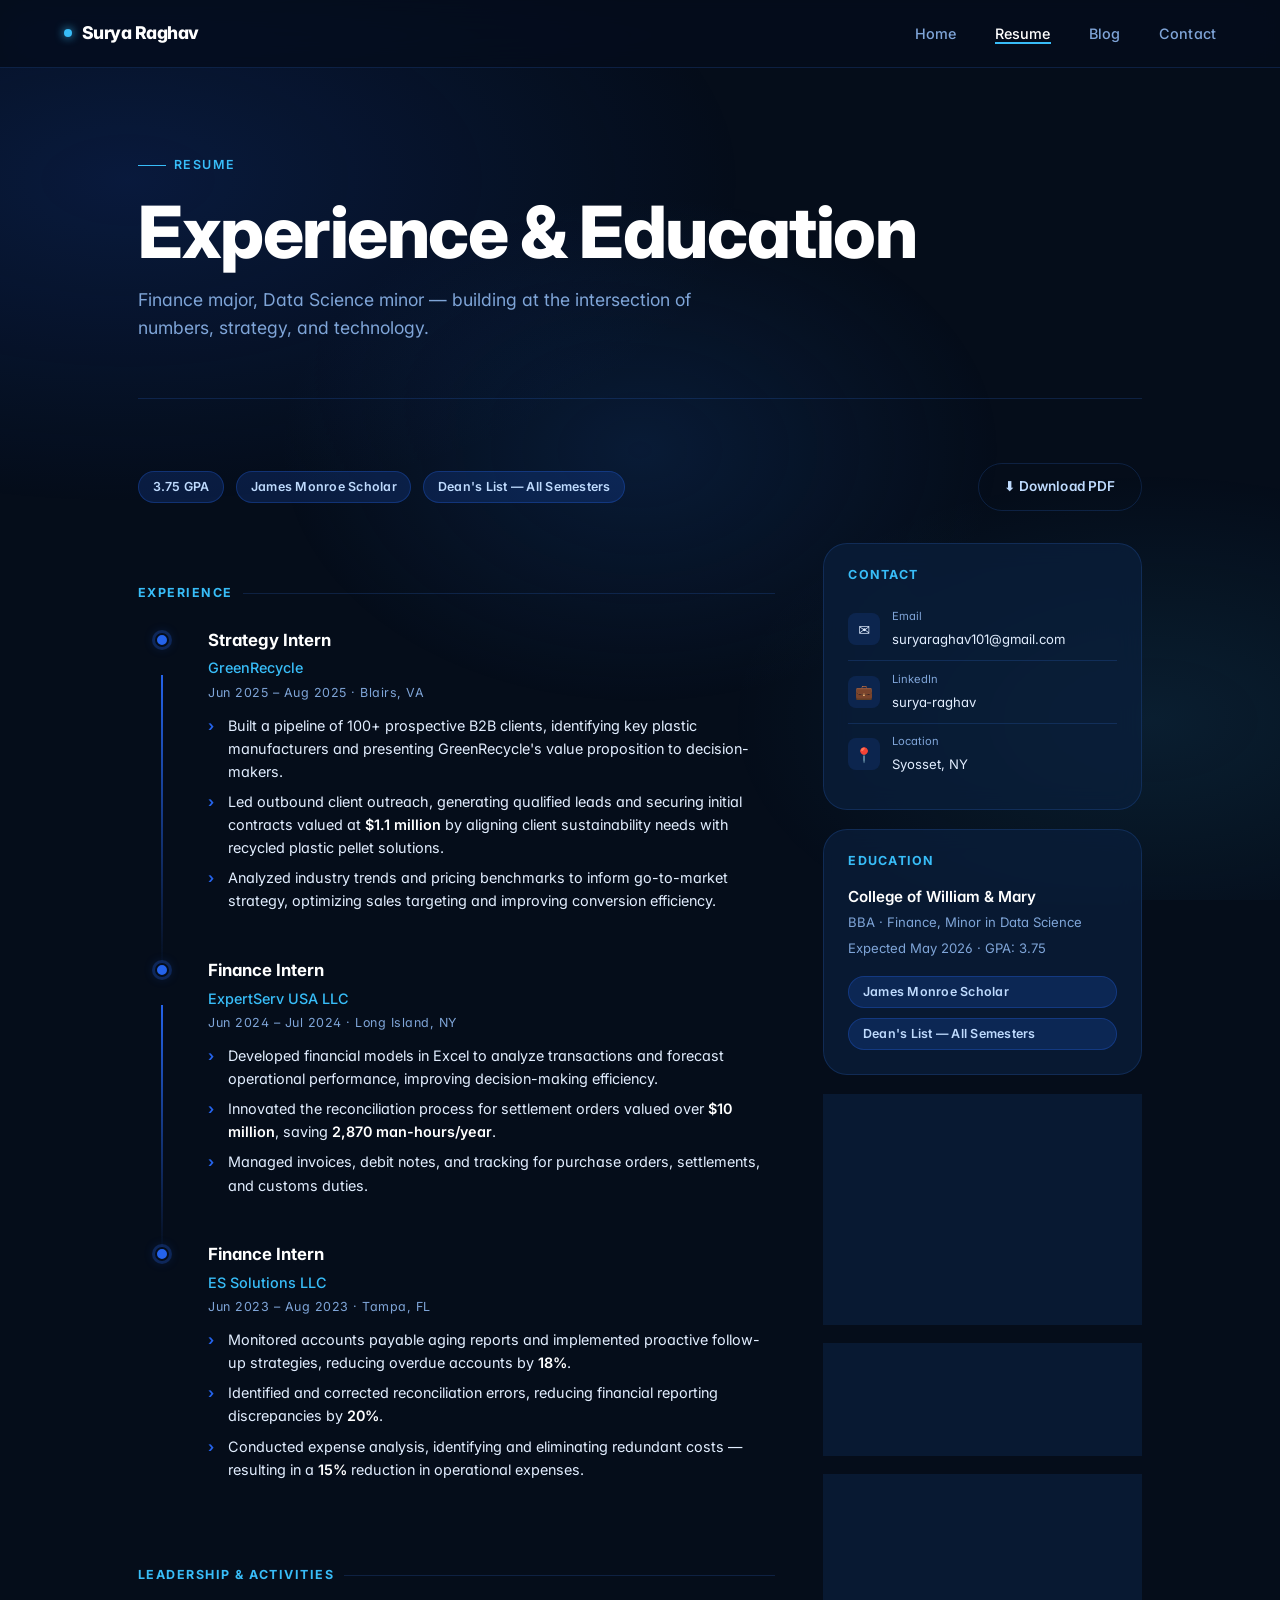
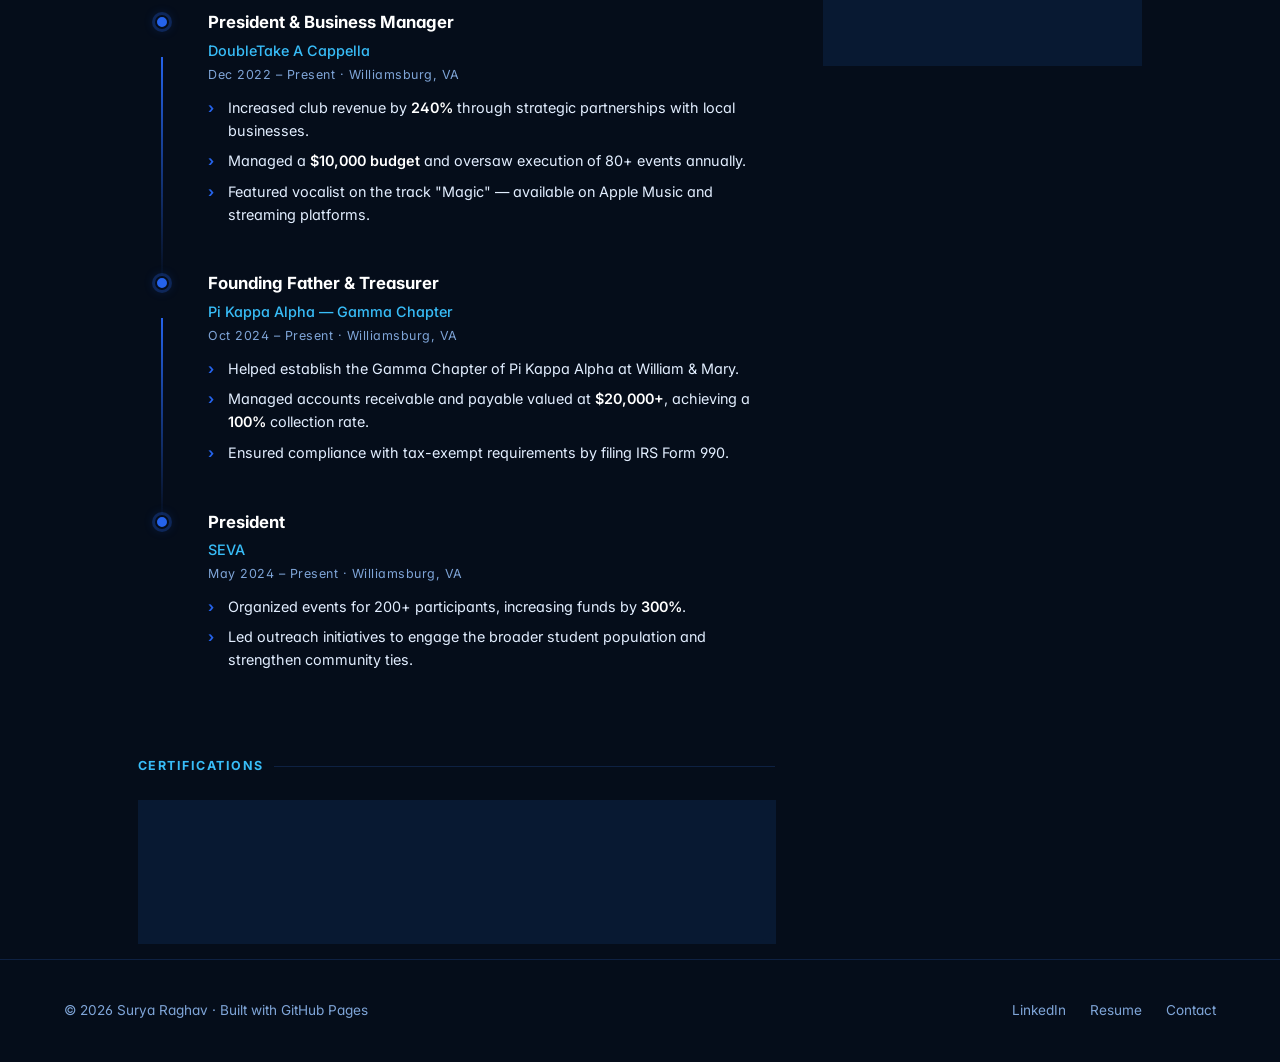
<file: resume.html>
<!DOCTYPE html>
<html lang="en">
<head>
  <meta charset="UTF-8" />
  <meta name="viewport" content="width=device-width, initial-scale=1.0" />
  <title>Resume — Surya Raghav</title>
  <link rel="stylesheet" href="assets/css/style.css" />
  <style>
    /* ── TIMELINE ───────────────────────── */
    .resume-layout {
      display: grid;
      grid-template-columns: 2fr 1fr;
      gap: 3rem;
      align-items: start;
    }

    .timeline { display: flex; flex-direction: column; gap: 0; }

    .timeline-item {
      display: grid;
      grid-template-columns: 48px 1fr;
      gap: 0 1.4rem;
      position: relative;
    }

    .tl-line {
  position: absolute;
  left: 23px;
  top: 48px;
  bottom: -12px;
  width: 1.5px;
  background: linear-gradient(to bottom, var(--cobalt), transparent);
}

.timeline-item:last-child .tl-line {
  display: none;
}

    .tl-dot {
      width: 14px; height: 14px;
      border-radius: 50%;
      background: var(--cobalt);
      border: 2px solid var(--navy);
      box-shadow: 0 0 0 3px rgba(37,99,235,0.25), 0 0 12px rgba(37,99,235,0.3);
      margin-top: 6px;
      justify-self: center;
      flex-shrink: 0;
      position: relative;
      z-index: 1;
    }

    .tl-body {
      padding-bottom: 2.8rem;
    }

    .tl-header {
      margin-bottom: 0.7rem;
    }

    .tl-title {
      font-size: 1.05rem;
      font-weight: 700;
      color: var(--white);
      margin-bottom: 0.15rem;
    }

    .tl-org {
      font-size: 0.9rem;
      color: var(--aqua);
      font-weight: 500;
    }

    .tl-date {
      font-size: 0.78rem;
      color: var(--muted);
      margin-top: 0.2rem;
      letter-spacing: 0.04em;
    }

    .tl-bullets {
      list-style: none;
      margin-top: 0.6rem;
      display: flex;
      flex-direction: column;
      gap: 0.45rem;
    }

    .tl-bullets li {
      font-size: 0.9rem;
      color: var(--text);
      line-height: 1.6;
      padding-left: 1.2rem;
      position: relative;
    }

    .tl-bullets li::before {
      content: '›';
      position: absolute;
      left: 0;
      color: var(--cobalt);
      font-weight: 700;
    }

    /* ── SECTION HEADERS ─────────────── */
    .resume-section-title {
      font-size: 0.78rem;
      font-weight: 700;
      letter-spacing: 0.12em;
      text-transform: uppercase;
      color: var(--aqua);
      display: flex;
      align-items: center;
      gap: 10px;
      margin: 2.5rem 0 1.5rem;
    }

    .resume-section-title::after {
      content: '';
      flex: 1;
      height: 1px;
      background: var(--border);
    }

    /* ── SIDEBAR ─────────────────────── */
    .sidebar {
      position: sticky;
      top: 88px;
      display: flex;
      flex-direction: column;
      gap: 1.2rem;
    }

    .sidebar-card {
      background: var(--glass);
      border: 1px solid var(--border);
      border-radius: var(--radius-lg);
      padding: 1.5rem;
      backdrop-filter: blur(12px);
    }

    .sidebar-card h3 {
      font-size: 0.78rem;
      font-weight: 700;
      letter-spacing: 0.1em;
      text-transform: uppercase;
      color: var(--aqua);
      margin-bottom: 1rem;
    }

    .skill-list {
      display: flex;
      flex-wrap: wrap;
      gap: 0.5rem;
    }

    .contact-item {
      display: flex;
      align-items: center;
      gap: 0.75rem;
      padding: 0.6rem 0;
      border-bottom: 1px solid var(--border);
      font-size: 0.88rem;
    }

    .contact-item:last-child { border-bottom: none; }

    .contact-icon {
      width: 32px; height: 32px;
      display: flex;
      align-items: center;
      justify-content: center;
      background: rgba(37,99,235,0.15);
      border-radius: 8px;
      font-size: 0.9rem;
      flex-shrink: 0;
    }

    .contact-item a { color: var(--text); font-size: 0.82rem; }
    .contact-item a:hover { color: var(--aqua); }

    .edu-block { margin-bottom: 1rem; }
    .edu-block:last-child { margin-bottom: 0; }
    .edu-block strong { display: block; color: var(--white); font-size: 0.95rem; }
    .edu-block span { font-size: 0.82rem; color: var(--muted); }

    /* ── DOWNLOAD BUTTON ─────────────── */
    .download-bar {
      display: flex;
      align-items: center;
      justify-content: space-between;
      gap: 1rem;
      margin-bottom: 2rem;
      flex-wrap: wrap;
    }

    /* ── RESPONSIVE ──────────────────── */
    @media (max-width: 860px) {
      .resume-layout {
        grid-template-columns: 1fr;
      }
      .sidebar { position: static; }
    }
  </style>
</head>
<body>

  <nav>
    <div class="nav-logo">
      <span class="dot"></span>
      Surya Raghav
    </div>
    <button class="nav-toggle" aria-label="Toggle menu" onclick="document.querySelector('.nav-links').classList.toggle('open')">
      <span></span><span></span><span></span>
    </button>
    <ul class="nav-links">
      <li><a href="index.html">Home</a></li>
      <li><a href="resume.html" class="active">Resume</a></li>
      <li><a href="blog.html">Blog</a></li>
      <li><a href="contact.html">Contact</a></li>
    </ul>
  </nav>

  <main>
    <div class="container">
      <!-- PAGE HERO -->
      <div class="page-hero fade-up">
        <span class="section-tag">Resume</span>
        <h1>Experience &amp; Education</h1>
        <p>Finance major, Data Science minor — building at the intersection of numbers, strategy, and technology.</p>
      </div>

      <div class="download-bar fade-up delay-1">
        <div style="display:flex; gap:0.75rem; flex-wrap:wrap;">
          <span class="chip">3.75 GPA</span>
          <span class="chip">James Monroe Scholar</span>
          <span class="chip">Dean's List — All Semesters</span>
        </div>
        <a href="assets/Surya_Raghav_Resume.pdf" download class="btn btn-outline" style="font-size:0.85rem;">⬇ Download PDF</a>
      </div>

      <div class="resume-layout">
        <!-- MAIN COLUMN -->
        <div>
          <!-- EXPERIENCE -->
          <div class="resume-section-title">Experience</div>
          <div class="timeline">

            <div class="timeline-item fade-up">
              <div class="tl-dot"></div>
              <div class="tl-line"></div>
              <div class="tl-body">
                <div class="tl-header">
                  <div class="tl-title">Strategy Intern</div>
                  <div class="tl-org">GreenRecycle</div>
                  <div class="tl-date">Jun 2025 – Aug 2025 · Blairs, VA</div>
                </div>
                <ul class="tl-bullets">
                  <li>Built a pipeline of 100+ prospective B2B clients, identifying key plastic manufacturers and presenting GreenRecycle's value proposition to decision-makers.</li>
                  <li>Led outbound client outreach, generating qualified leads and securing initial contracts valued at <strong>$1.1 million</strong> by aligning client sustainability needs with recycled plastic pellet solutions.</li>
                  <li>Analyzed industry trends and pricing benchmarks to inform go-to-market strategy, optimizing sales targeting and improving conversion efficiency.</li>
                </ul>
              </div>
            </div>

            <div class="timeline-item fade-up delay-1">
              <div class="tl-dot"></div>
              <div class="tl-line"></div>
              <div class="tl-body">
                <div class="tl-header">
                  <div class="tl-title">Finance Intern</div>
                  <div class="tl-org">ExpertServ USA LLC</div>
                  <div class="tl-date">Jun 2024 – Jul 2024 · Long Island, NY</div>
                </div>
                <ul class="tl-bullets">
                  <li>Developed financial models in Excel to analyze transactions and forecast operational performance, improving decision-making efficiency.</li>
                  <li>Innovated the reconciliation process for settlement orders valued over <strong>$10 million</strong>, saving <strong>2,870 man-hours/year</strong>.</li>
                  <li>Managed invoices, debit notes, and tracking for purchase orders, settlements, and customs duties.</li>
                </ul>
              </div>
            </div>

            <div class="timeline-item fade-up delay-2">
              <div class="tl-dot"></div>
              <div class="tl-line"></div>
              <div class="tl-body">
                <div class="tl-header">
                  <div class="tl-title">Finance Intern</div>
                  <div class="tl-org">ES Solutions LLC</div>
                  <div class="tl-date">Jun 2023 – Aug 2023 · Tampa, FL</div>
                </div>
                <ul class="tl-bullets">
                  <li>Monitored accounts payable aging reports and implemented proactive follow-up strategies, reducing overdue accounts by <strong>18%</strong>.</li>
                  <li>Identified and corrected reconciliation errors, reducing financial reporting discrepancies by <strong>20%</strong>.</li>
                  <li>Conducted expense analysis, identifying and eliminating redundant costs — resulting in a <strong>15%</strong> reduction in operational expenses.</li>
                </ul>
              </div>
            </div>

          </div>

          <!-- LEADERSHIP -->
          <div class="resume-section-title">Leadership &amp; Activities</div>
          <div class="timeline">

            <div class="timeline-item fade-up">
              <div class="tl-dot"></div>
              <div class="tl-line"></div>
              <div class="tl-body">
                <div class="tl-header">
                  <div class="tl-title">President &amp; Business Manager</div>
                  <div class="tl-org">DoubleTake A Cappella</div>
                  <div class="tl-date">Dec 2022 – Present · Williamsburg, VA</div>
                </div>
                <ul class="tl-bullets">
                  <li>Increased club revenue by <strong>240%</strong> through strategic partnerships with local businesses.</li>
                  <li>Managed a <strong>$10,000 budget</strong> and oversaw execution of 80+ events annually.</li>
                  <li>Featured vocalist on the track "Magic" — available on Apple Music and streaming platforms.</li>
                </ul>
              </div>
            </div>

            <div class="timeline-item fade-up delay-1">
              <div class="tl-dot"></div>
              <div class="tl-line"></div>
              <div class="tl-body">
                <div class="tl-header">
                  <div class="tl-title">Founding Father &amp; Treasurer</div>
                  <div class="tl-org">Pi Kappa Alpha — Gamma Chapter</div>
                  <div class="tl-date">Oct 2024 – Present · Williamsburg, VA</div>
                </div>
                <ul class="tl-bullets">
                  <li>Helped establish the Gamma Chapter of Pi Kappa Alpha at William &amp; Mary.</li>
                  <li>Managed accounts receivable and payable valued at <strong>$20,000+</strong>, achieving a <strong>100%</strong> collection rate.</li>
                  <li>Ensured compliance with tax-exempt requirements by filing IRS Form 990.</li>
                </ul>
              </div>
            </div>

            <div class="timeline-item fade-up delay-2">
              <div class="tl-dot"></div>
              <div class="tl-line"></div>
              <div class="tl-body">
                <div class="tl-header">
                  <div class="tl-title">President</div>
                  <div class="tl-org">SEVA</div>
                  <div class="tl-date">May 2024 – Present · Williamsburg, VA</div>
                </div>
                <ul class="tl-bullets">
                  <li>Organized events for 200+ participants, increasing funds by <strong>300%</strong>.</li>
                  <li>Led outreach initiatives to engage the broader student population and strengthen community ties.</li>
                </ul>
              </div>
            </div>

          </div>

          <!-- CERTIFICATIONS -->
          <div class="resume-section-title">Certifications</div>
          <div class="card fade-up" style="display:flex; align-items:center; gap:1.2rem; margin-bottom:1rem;">
            <span style="font-size:2rem;">📊</span>
            <div>
              <strong style="display:block; font-size:1rem;">Bloomberg Certificate of Completion</strong>
              <span style="font-size:0.85rem; color:var(--muted);">Spreadsheet Analysis · Aug 2025 · Economic indicators, equities, fixed income, currencies &amp; Bloomberg Terminal navigation</span>
            </div>
          </div>

        </div>

        <!-- SIDEBAR -->
        <div class="sidebar">

          <!-- CONTACT -->
          <div class="sidebar-card fade-up">
            <h3>Contact</h3>
            <div class="contact-item">
              <span class="contact-icon">✉️</span>
              <div>
                <div style="font-size:0.7rem; color:var(--muted); margin-bottom:2px;">Email</div>
                <a href="mailto:suryaraghav101@gmail.com">suryaraghav101@gmail.com</a>
              </div>
            </div>
            <div class="contact-item">
              <span class="contact-icon">💼</span>
              <div>
                <div style="font-size:0.7rem; color:var(--muted); margin-bottom:2px;">LinkedIn</div>
                <a href="https://linkedin.com/in/surya-raghav/" target="_blank" rel="noopener">surya-raghav</a>
              </div>
            </div>
            <div class="contact-item">
              <span class="contact-icon">📍</span>
              <div>
                <div style="font-size:0.7rem; color:var(--muted); margin-bottom:2px;">Location</div>
                <span style="font-size:0.82rem;">Syosset, NY</span>
              </div>
            </div>
          </div>

          <!-- EDUCATION -->
          <div class="sidebar-card fade-up delay-1">
            <h3>Education</h3>
            <div class="edu-block">
              <strong>College of William &amp; Mary</strong>
              <span>BBA · Finance, Minor in Data Science</span><br>
              <span>Expected May 2026 · GPA: 3.75</span>
            </div>
            <div style="margin-top:0.75rem; display:flex; flex-direction:column; gap:0.4rem;">
              <span class="chip">James Monroe Scholar</span>
              <span class="chip" style="margin-top:0.25rem;">Dean's List — All Semesters</span>
            </div>
          </div>

          <!-- SKILLS -->
          <div class="sidebar-card fade-up delay-2">
            <h3>Technical Skills</h3>
            <div class="skill-list">
              <span class="chip">Python</span>
              <span class="chip">R</span>
              <span class="chip">Excel</span>
              <span class="chip">PowerPoint</span>
              <span class="chip">Financial Modeling</span>
              <span class="chip">Data Visualization</span>
              <span class="chip">Bloomberg Terminal</span>
              <span class="chip">G-Suite</span>
            </div>
          </div>

          <!-- LANGUAGES -->
          <div class="sidebar-card fade-up delay-3">
            <h3>Languages</h3>
            <div class="skill-list">
              <span class="chip">English</span>
              <span class="chip">Spanish</span>
              <span class="chip">Hindi</span>
            </div>
          </div>

          <!-- INTERESTS -->
          <div class="sidebar-card fade-up delay-4">
            <h3>Interests</h3>
            <div class="skill-list">
              <span class="chip">Singing</span>
              <span class="chip">Cooking</span>
              <span class="chip">Baking</span>
              <span class="chip">Pokémon</span>
              <span class="chip">Fashion</span>
              <span class="chip">Theater</span>
              <span class="chip">Travel</span>
            </div>
          </div>

        </div>
      </div>
    </div>
  </main>

  <footer>
    <div>© 2026 Surya Raghav · Built with GitHub Pages</div>
    <div class="footer-links">
      <a href="https://linkedin.com/in/surya-raghav/" target="_blank" rel="noopener">LinkedIn</a>
      <a href="resume.html">Resume</a>
      <a href="contact.html">Contact</a>
    </div>
  </footer>

</body>
</html>
</file>
<file: assets/css/style.css>
@import url('https://fonts.googleapis.com/css2?family=Inter:wght@300;400;500;600;700;800;900&display=swap');

/* ── CSS VARIABLES ────────────────────────────────── */
:root {
  --navy:      #050d1a;
  --deep:      #0a1f3c;
  --mid:       #0e3060;
  --blue:      #1a56db;
  --cobalt:    #2563eb;
  --sky:       #3b82f6;
  --aqua:      #38bdf8;
  --pale:      #bfdbfe;
  --frost:     #eff6ff;
  --white:     #ffffff;
  --text:      #e2eeff;
  --muted:     #7fa5d8;
  --border:    rgba(59,130,246,0.18);
  --glass:     rgba(10,31,60,0.72);
  --glow:      rgba(37,99,235,0.35);
  --radius:    14px;
  --radius-lg: 24px;
  --font:      'Inter', system-ui, sans-serif;
  --transition: 0.3s cubic-bezier(.4,0,.2,1);
}

/* ── RESET & BASE ─────────────────────────────────── */
*, *::before, *::after { box-sizing: border-box; margin: 0; padding: 0; }
html { scroll-behavior: smooth; }

body {
  font-family: var(--font);
  background: var(--navy);
  color: var(--text);
  line-height: 1.6;
  overflow-x: hidden;
  font-feature-settings: "cv02","cv03","cv04","cv11";
}

/* ── ANIMATED BACKGROUND ──────────────────────────── */
body::before {
  content: '';
  position: fixed;
  inset: 0;
  background:
    radial-gradient(ellipse 80% 60% at 10% 20%, rgba(26,86,219,0.18) 0%, transparent 60%),
    radial-gradient(ellipse 60% 50% at 90% 80%, rgba(56,189,248,0.10) 0%, transparent 55%),
    radial-gradient(ellipse 40% 40% at 50% 50%, rgba(14,48,96,0.4) 0%, transparent 70%);
  pointer-events: none;
  z-index: 0;
}

/* ── TYPOGRAPHY ───────────────────────────────────── */
h1, h2, h3, h4, h5, h6 {
  font-family: var(--font);
  font-weight: 700;
  letter-spacing: -0.02em;
  line-height: 1.15;
  color: var(--white);
}
h1 { font-size: clamp(2.4rem, 6vw, 4.5rem); font-weight: 800; }
h2 { font-size: clamp(1.6rem, 3vw, 2.4rem); font-weight: 700; }
h3 { font-size: 1.25rem; font-weight: 600; }
p  { color: var(--text); font-weight: 400; }
a  { color: var(--aqua); text-decoration: none; transition: color var(--transition); }
a:hover { color: var(--white); }
strong { color: var(--white); font-weight: 600; }

/* ── NAV ──────────────────────────────────────────── */
nav {
  position: fixed;
  top: 0; left: 0; right: 0;
  z-index: 100;
  padding: 0 clamp(1.5rem, 5vw, 4rem);
  height: 68px;
  display: flex;
  align-items: center;
  justify-content: space-between;
  background: rgba(5,13,26,0.82);
  backdrop-filter: blur(18px) saturate(180%);
  border-bottom: 1px solid var(--border);
}

.nav-logo {
  font-size: 1.1rem;
  font-weight: 800;
  letter-spacing: -0.03em;
  color: var(--white);
  display: flex;
  align-items: center;
  gap: 10px;
}

.nav-logo .dot {
  width: 8px; height: 8px;
  background: var(--aqua);
  border-radius: 50%;
  display: inline-block;
  box-shadow: 0 0 10px var(--aqua);
}

.nav-links {
  display: flex;
  gap: clamp(1.2rem, 3vw, 2.4rem);
  list-style: none;
}

.nav-links a {
  font-size: 0.9rem;
  font-weight: 500;
  color: var(--muted);
  letter-spacing: 0.01em;
  position: relative;
  padding-bottom: 2px;
}

.nav-links a::after {
  content: '';
  position: absolute;
  bottom: 0; left: 0;
  width: 0; height: 1.5px;
  background: var(--aqua);
  transition: width var(--transition);
}

.nav-links a:hover,
.nav-links a.active {
  color: var(--white);
}

.nav-links a:hover::after,
.nav-links a.active::after { width: 100%; }

/* hamburger */
.nav-toggle {
  display: none;
  flex-direction: column;
  gap: 5px;
  cursor: pointer;
  background: none;
  border: none;
  padding: 4px;
}
.nav-toggle span {
  display: block;
  width: 24px; height: 2px;
  background: var(--pale);
  border-radius: 2px;
  transition: var(--transition);
}

@media (max-width: 640px) {
  .nav-toggle { display: flex; }
  .nav-links {
    position: fixed;
    top: 68px; left: 0; right: 0;
    flex-direction: column;
    align-items: center;
    background: rgba(5,13,26,0.97);
    padding: 2rem 0;
    gap: 1.5rem;
    transform: translateY(-120%);
    transition: transform var(--transition);
    border-bottom: 1px solid var(--border);
  }
  .nav-links.open { transform: translateY(0); }
}

/* ── LAYOUT ───────────────────────────────────────── */
main {
  position: relative;
  z-index: 1;
  padding-top: 68px;
}

.container {
  max-width: 1100px;
  margin: 0 auto;
  padding: 0 clamp(1.5rem, 5vw, 3rem);
}

section { padding: 6rem 0; }

.section-tag {
  display: inline-flex;
  align-items: center;
  gap: 8px;
  font-size: 0.78rem;
  font-weight: 600;
  letter-spacing: 0.12em;
  text-transform: uppercase;
  color: var(--aqua);
  margin-bottom: 1rem;
}

.section-tag::before {
  content: '';
  width: 28px; height: 1.5px;
  background: var(--aqua);
}

/* ── CARDS / GLASS ────────────────────────────────── */
.card {
  background: var(--glass);
  border: 1px solid var(--border);
  border-radius: var(--radius-lg);
  padding: 2rem;
  backdrop-filter: blur(12px);
  transition: border-color var(--transition), box-shadow var(--transition), transform var(--transition);
}

.card:hover {
  border-color: rgba(59,130,246,0.4);
  box-shadow: 0 8px 40px rgba(26,86,219,0.2);
  transform: translateY(-3px);
}

/* ── BUTTONS ──────────────────────────────────────── */
.btn {
  display: inline-flex;
  align-items: center;
  gap: 8px;
  padding: 0.75rem 1.6rem;
  border-radius: 50px;
  font-family: var(--font);
  font-size: 0.92rem;
  font-weight: 600;
  letter-spacing: 0.01em;
  cursor: pointer;
  transition: all var(--transition);
  border: none;
}

.btn-primary {
  background: var(--cobalt);
  color: var(--white);
  box-shadow: 0 4px 20px var(--glow);
}
.btn-primary:hover {
  background: var(--sky);
  box-shadow: 0 6px 28px rgba(37,99,235,0.55);
  transform: translateY(-2px);
  color: var(--white);
}

.btn-outline {
  background: transparent;
  color: var(--pale);
  border: 1.5px solid var(--border);
}
.btn-outline:hover {
  border-color: var(--aqua);
  color: var(--white);
  background: rgba(56,189,248,0.08);
}

/* ── CHIP TAGS ────────────────────────────────────── */
.chip {
  display: inline-block;
  padding: 0.3rem 0.85rem;
  border-radius: 50px;
  font-size: 0.78rem;
  font-weight: 600;
  background: rgba(37,99,235,0.18);
  color: var(--pale);
  border: 1px solid rgba(37,99,235,0.3);
  letter-spacing: 0.02em;
}

/* ── DIVIDER ──────────────────────────────────────── */
.divider {
  height: 1px;
  background: linear-gradient(to right, transparent, var(--border), transparent);
  margin: 4rem 0;
}

/* ── FOOTER ───────────────────────────────────────── */
footer {
  position: relative;
  z-index: 1;
  border-top: 1px solid var(--border);
  padding: 2.5rem clamp(1.5rem, 5vw, 4rem);
  display: flex;
  flex-wrap: wrap;
  align-items: center;
  justify-content: space-between;
  gap: 1rem;
  font-size: 0.85rem;
  color: var(--muted);
}

footer a { color: var(--muted); }
footer a:hover { color: var(--aqua); }

.footer-links { display: flex; gap: 1.5rem; }

/* ── ANIMATIONS ───────────────────────────────────── */
@keyframes fadeUp {
  from { opacity: 0; transform: translateY(28px); }
  to   { opacity: 1; transform: translateY(0); }
}

@keyframes fadeIn {
  from { opacity: 0; }
  to   { opacity: 1; }
}

@keyframes pulse-glow {
  0%, 100% { box-shadow: 0 0 10px var(--aqua); }
  50%       { box-shadow: 0 0 22px var(--aqua), 0 0 40px rgba(56,189,248,0.4); }
}

.fade-up   { animation: fadeUp  0.65s ease both; }
.fade-in   { animation: fadeIn  0.5s  ease both; }

.delay-1 { animation-delay: 0.1s; }
.delay-2 { animation-delay: 0.2s; }
.delay-3 { animation-delay: 0.35s; }
.delay-4 { animation-delay: 0.5s; }
.delay-5 { animation-delay: 0.65s; }

/* ── FORM ─────────────────────────────────────────── */
.form-group {
  margin-bottom: 1.4rem;
}

.form-group label {
  display: block;
  font-size: 0.85rem;
  font-weight: 500;
  color: var(--muted);
  margin-bottom: 0.5rem;
  letter-spacing: 0.02em;
}

.form-group input,
.form-group textarea,
.form-group select {
  width: 100%;
  padding: 0.85rem 1.1rem;
  background: rgba(14,48,96,0.5);
  border: 1px solid var(--border);
  border-radius: var(--radius);
  color: var(--white);
  font-family: var(--font);
  font-size: 0.95rem;
  outline: none;
  transition: border-color var(--transition), box-shadow var(--transition);
}

.form-group input::placeholder,
.form-group textarea::placeholder {
  color: rgba(127, 165, 216, 0.45);
}

.form-group input:focus,
.form-group textarea:focus {
  border-color: var(--cobalt);
  box-shadow: 0 0 0 3px rgba(37,99,235,0.18);
}

.form-group textarea { resize: vertical; min-height: 140px; }

/* ── PAGE HERO ────────────────────────────────────── */
.page-hero {
  padding: 5rem 0 3.5rem;
  border-bottom: 1px solid var(--border);
  margin-bottom: 4rem;
}

.page-hero h1 { margin-bottom: 0.75rem; }
.page-hero p { color: var(--muted); font-size: 1.1rem; max-width: 560px; }

/* ── SOCIAL ICONS ─────────────────────────────────── */
.social-row {
  display: flex;
  gap: 0.75rem;
  flex-wrap: wrap;
}

.social-icon {
  width: 42px; height: 42px;
  display: flex;
  align-items: center;
  justify-content: center;
  border-radius: 50%;
  border: 1.5px solid var(--border);
  color: var(--muted);
  font-size: 1rem;
  transition: all var(--transition);
  background: transparent;
}

.social-icon:hover {
  border-color: var(--aqua);
  color: var(--aqua);
  background: rgba(56,189,248,0.08);
  transform: translateY(-2px);
}

/* ── SCROLLBAR ────────────────────────────────────── */
::-webkit-scrollbar { width: 5px; }
::-webkit-scrollbar-track { background: var(--navy); }
::-webkit-scrollbar-thumb { background: var(--mid); border-radius: 5px; }
::-webkit-scrollbar-thumb:hover { background: var(--cobalt); }

/* ── SELECTION ────────────────────────────────────── */
::selection { background: rgba(37,99,235,0.35); color: var(--white); }
</file>
